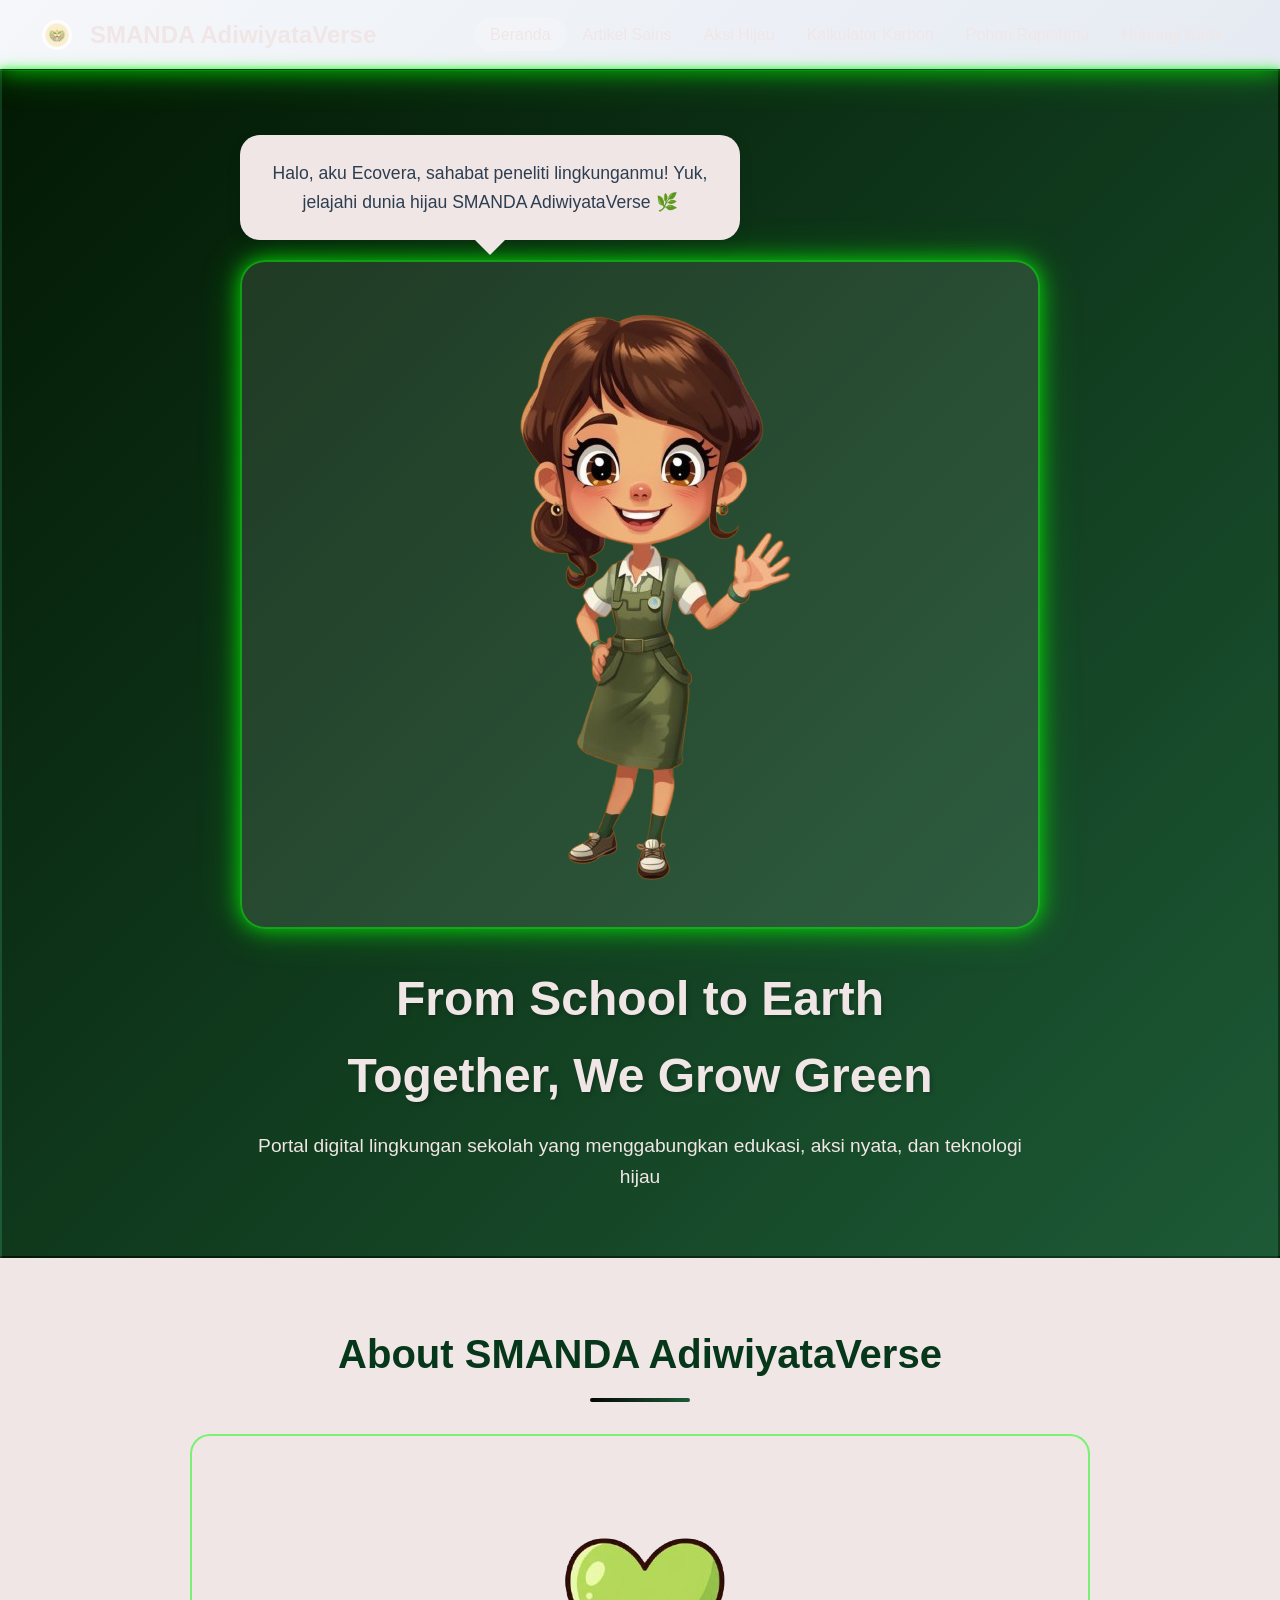
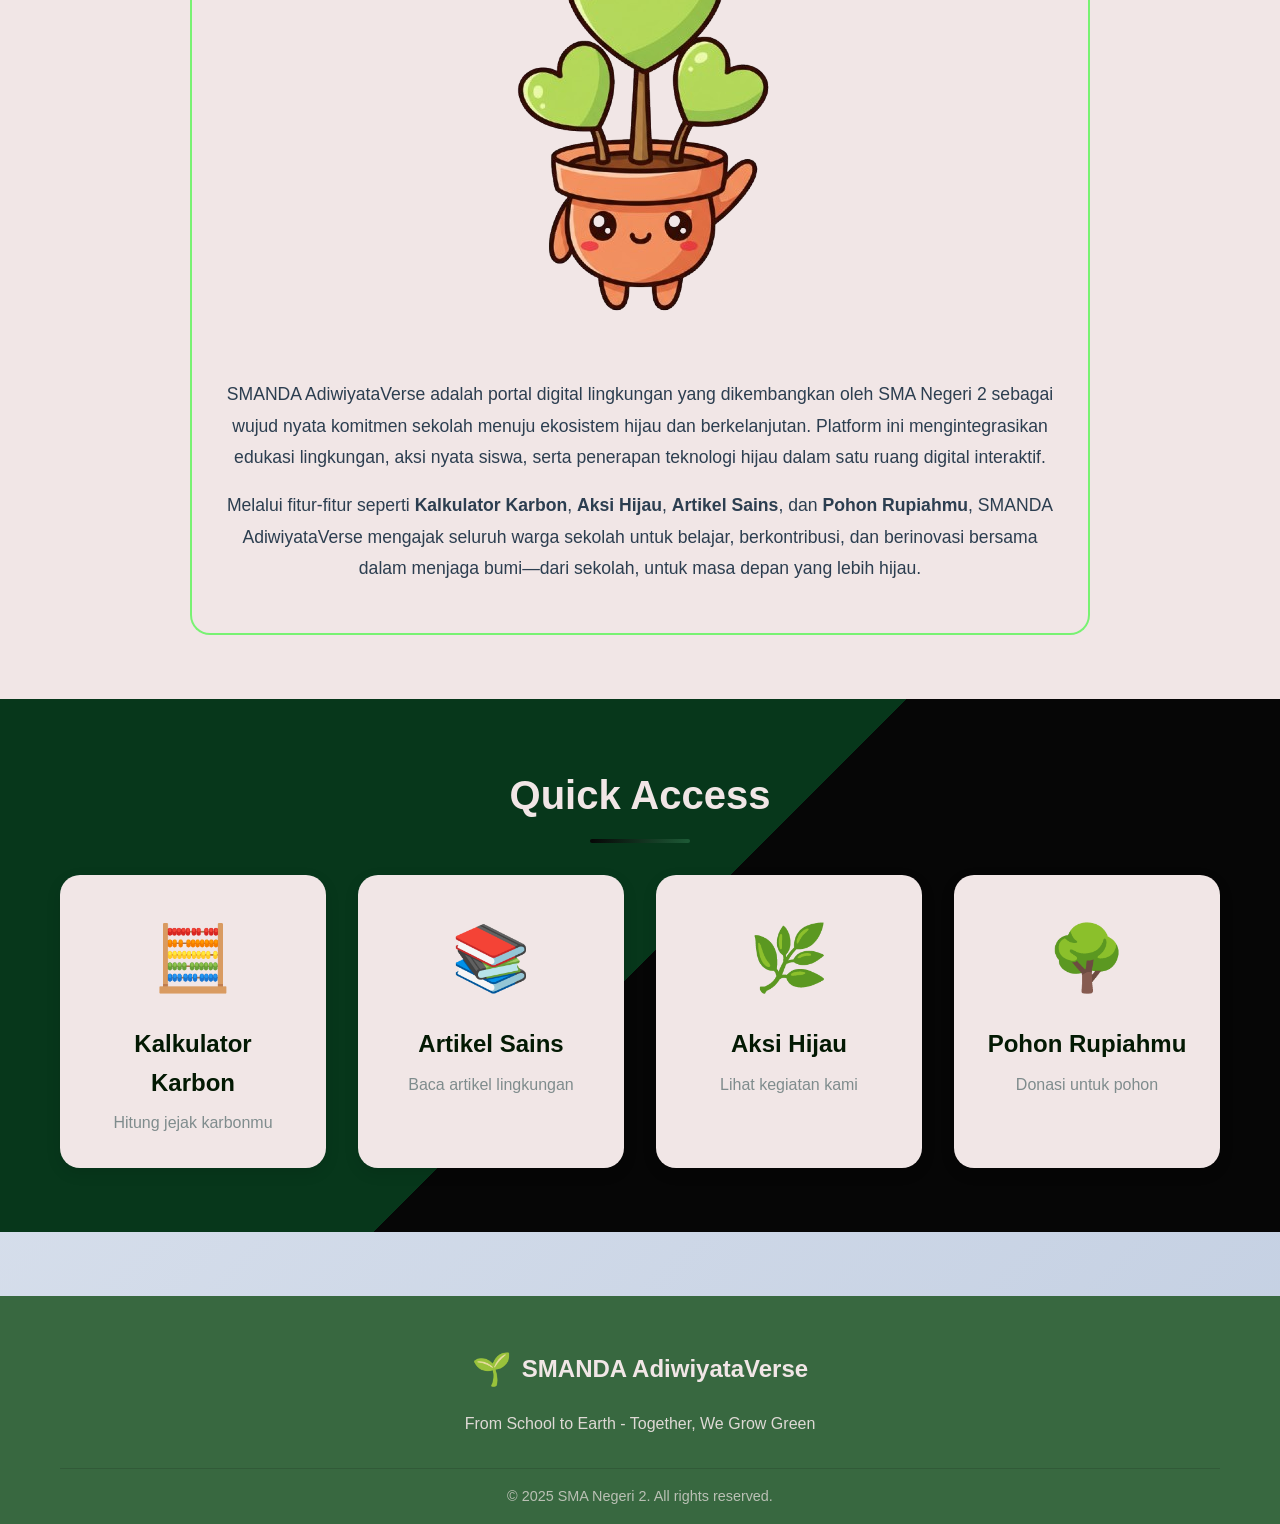
<file: index.html>
<!DOCTYPE html>
<html lang="id">
<head>
    <meta charset="UTF-8">
    <meta name="viewport" content="width=device-width, initial-scale=1.0">
    <link rel="icon" href="https://public-frontend-cos.metadl.com/mgx/img/favicon.png" type="image/png">
    <title>SMANDA AdiwiyataVerse - Portal Lingkungan Digital</title>
    <link rel="stylesheet" href="./style.css">
</head>
<body>

    <!-- Navigasi/Menu-->
    <nav class="navbar">
        <div class="nav-container">
            <div class="logo">
                <img src="logo.png" alt="Logo Memelihara Tumbuhan" class="logo-icon-image">
                <span class="logo-text">SMANDA AdiwiyataVerse</span>
            </div>
            <ul class="nav-menu">
                <li><a href="index.html" class="active">Beranda</a></li>
                <li><a href="artikel-sains.html">Artikel Sains</a></li>
                <li><a href="aksi-hijau.html">Aksi Hijau</a></li>
                <li><a href="kalkulator-karbon.html">Kalkulator Karbon</a></li>
                <li><a href="pohon-rupiahmu.html">Pohon Rupiahmu</a></li>
                <li class="nav-contact"><a href="contact.html" class="contact-btn">Hubungi Kami</a></li>
            </ul>
            <div class="hamburger">
                <span></span>
                <span></span>
                <span></span>
            </div>
        </div>
    </nav>

    <!-- Ecovera Menyapa Halooww -->
    <section class="hero">
        <div class="hero-container">
            <div class="hero-content">
                <div class="greeting-bubble">
                        <p class="greeting-text">Halo, aku Ecovera, sahabat peneliti lingkunganmu! Yuk, jelajahi dunia hijau SMANDA AdiwiyataVerse 🌿</p>
                    </div>
                <div class="ecovera-greeting">
                    <div class="ecovera-character">
                        <img src="vera.png" >
                    </div>
                </div>
                <h1 class="hero-title">From School to Earth<br>Together, We Grow Green</h1>
                <p class="hero-subtitle">Portal digital lingkungan sekolah yang menggabungkan edukasi, aksi nyata, dan teknologi hijau</p>
            </div>
        </div>
    </section>

    <!-- About Section -->
    <section class="about">
        <div class="container"> 
            <h2 class="section-title">About SMANDA AdiwiyataVerse</h2>
            <div class="about-content" >
                <img src="cute.png" alt="Cute Image" class="about-image.left"> 
                <p>SMANDA AdiwiyataVerse adalah portal digital lingkungan yang dikembangkan oleh SMA Negeri 2 sebagai wujud nyata komitmen sekolah menuju ekosistem hijau dan berkelanjutan. Platform ini mengintegrasikan edukasi lingkungan, aksi nyata siswa, serta penerapan teknologi hijau dalam satu ruang digital interaktif.</p>
                <p>Melalui fitur-fitur seperti <strong>Kalkulator Karbon</strong>, <strong>Aksi Hijau</strong>, <strong>Artikel Sains</strong>, dan <strong>Pohon Rupiahmu</strong>, SMANDA AdiwiyataVerse mengajak seluruh warga sekolah untuk belajar, berkontribusi, dan berinovasi bersama dalam menjaga bumi—dari sekolah, untuk masa depan yang lebih hijau.</p>
            </div>
         
        </div>
    </section>

    <!-- Quick Access -->
    <section class="quick-access">
        <div class="container">
            <h2 class="section-title">Quick Access</h2>
            <div class="quick-access-grid">
                <a href="kalkulator-karbon.html" class="quick-card">
                    <div class="quick-icon">🧮</div>
                    <h3>Kalkulator Karbon</h3>
                    <p>Hitung jejak karbonmu</p>
                </a>
                <a href="artikel-sains.html" class="quick-card">
                    <div class="quick-icon">📚</div>
                    <h3>Artikel Sains</h3>
                    <p>Baca artikel lingkungan</p>
                </a>
                <a href="aksi-hijau.html" class="quick-card">
                    <div class="quick-icon">🌿</div>
                    <h3>Aksi Hijau</h3>
                    <p>Lihat kegiatan kami</p>
                </a>
                <a href="pohon-rupiahmu.html" class="quick-card">
                    <div class="quick-icon">🌳</div>
                    <h3>Pohon Rupiahmu</h3>
                    <p>Donasi untuk pohon</p>
                </a>
            </div>
        </div>
    </section>

    <!-- Footer -->
    <footer class="footer">
        <div class="container">
            <div class="footer-content">
                <div class="footer-logo">
                    <span class="logo-icon">🌱</span>
                    <span class="logo-text">SMANDA AdiwiyataVerse</span>
                </div>
                <p class="footer-text">From School to Earth - Together, We Grow Green</p>
                <p class="footer-copyright">&copy; 2025 SMA Negeri 2. All rights reserved.</p>
            </div>
        </div>
    </footer>

    <script src="./script.js"></script>
</body>
</html>
</file>
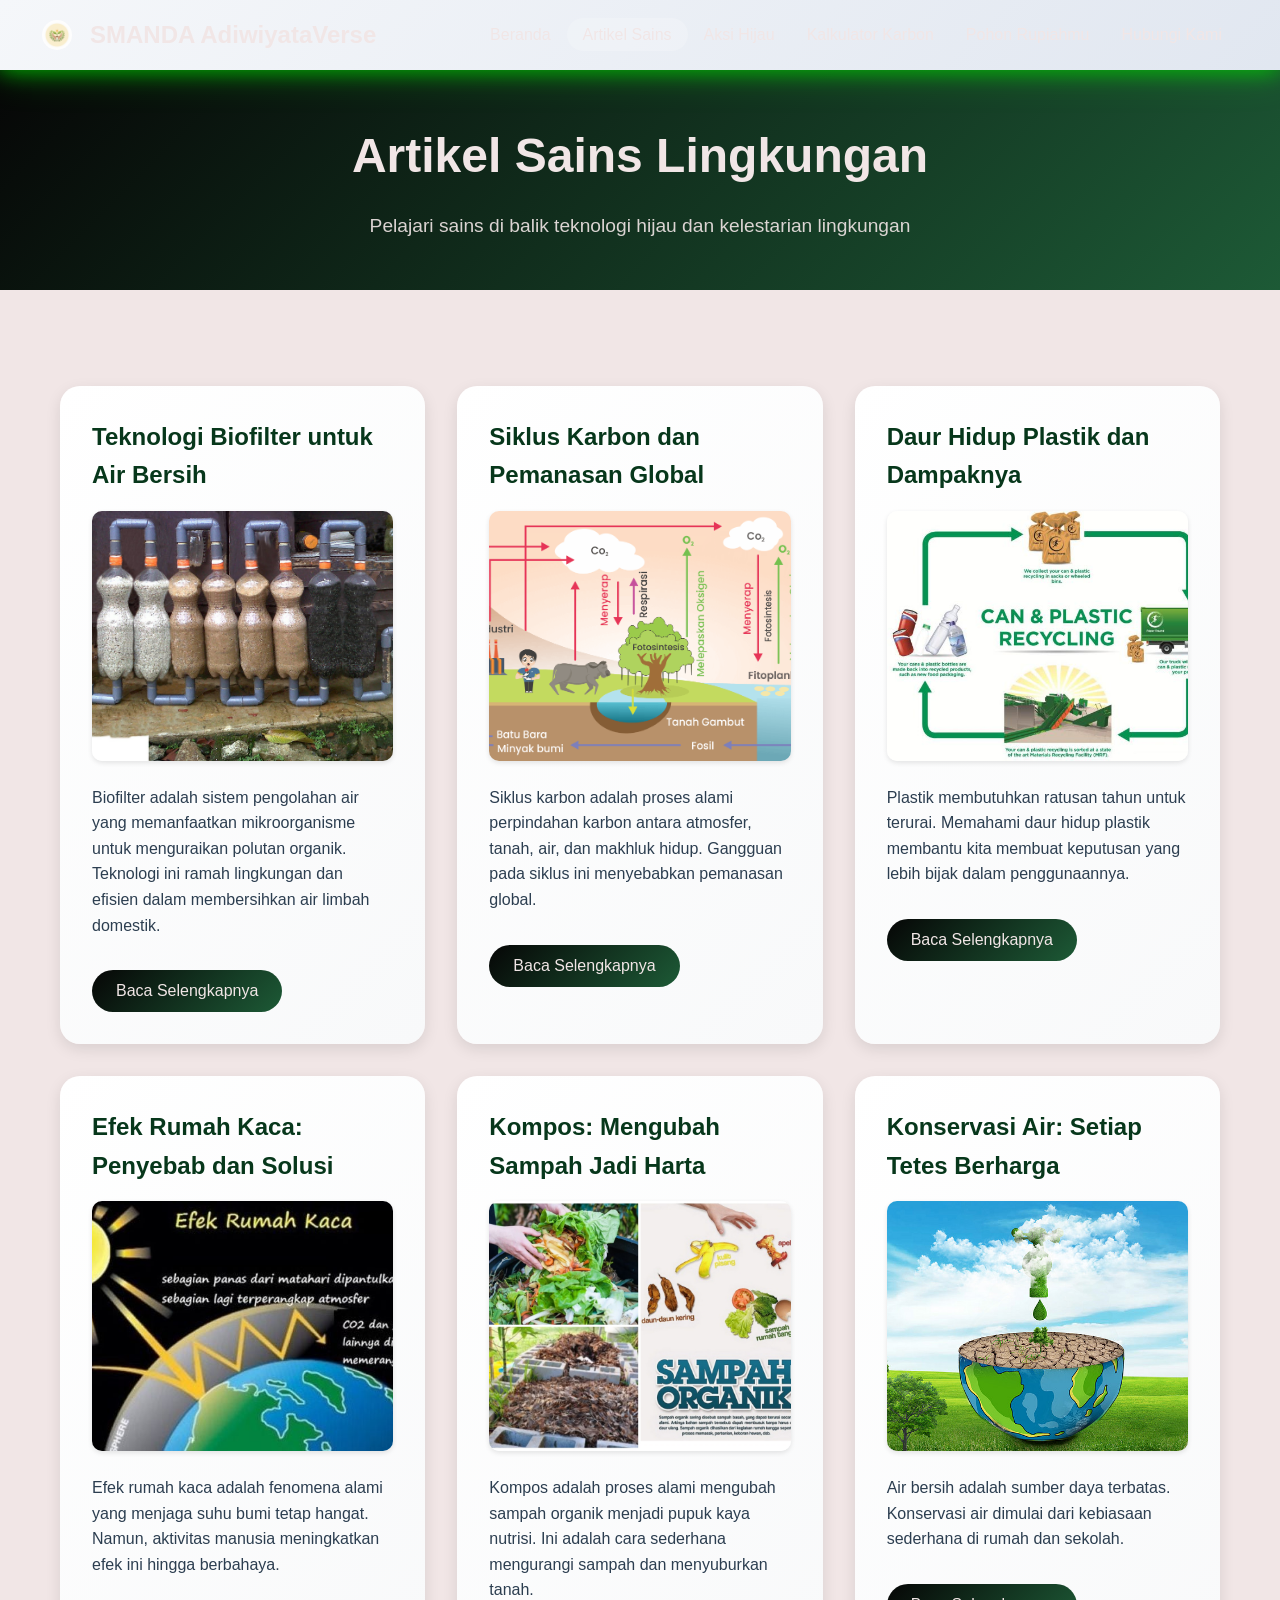
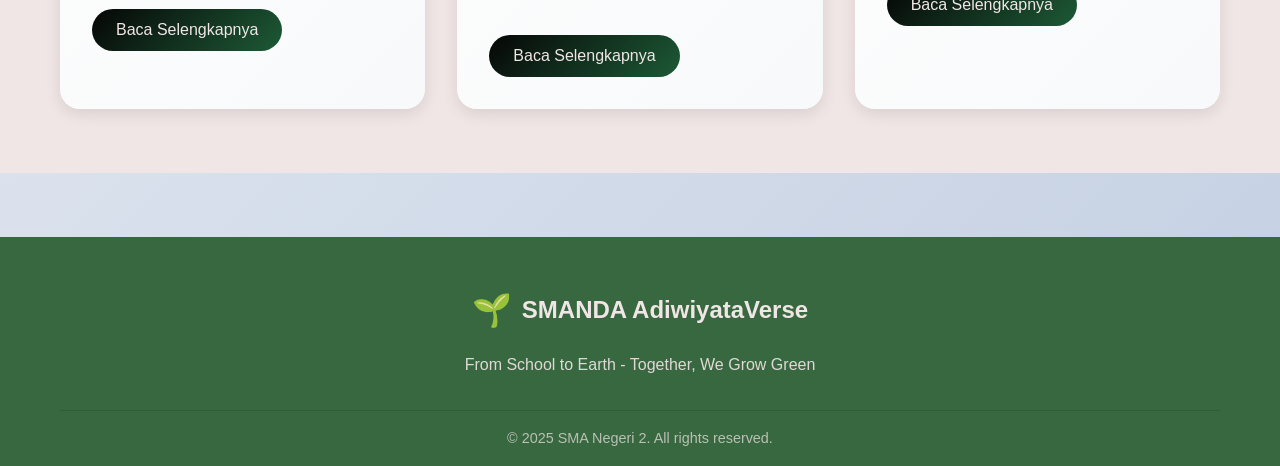
<file: artikel-sains.html>
<!DOCTYPE html>
<html lang="id">
<head>
    <meta charset="UTF-8">
    <meta name="viewport" content="width=device-width, initial-scale=1.0">
    <link rel="icon" href="https://public-frontend-cos.metadl.com/mgx/img/favicon.png" type="image/png">
    <title>Artikel Sains - SMANDA AdiwiyataVerse</title>
    <link rel="stylesheet" href="./style.css">
</head>
<body>
    <!-- Navigation -->
    <nav class="navbar">
        <div class="nav-container">
            <div class="logo">
                <img src="logo.png" alt="Logo Memelihara Tumbuhan" class="logo-icon-image">
                <span class="logo-text">SMANDA AdiwiyataVerse</span>
            </div>
            <ul class="nav-menu">
                <li><a href="index.html">Beranda</a></li>
                <li><a href="artikel-sains.html" class="active">Artikel Sains</a></li>
                <li><a href="aksi-hijau.html">Aksi Hijau</a></li>
                <li><a href="kalkulator-karbon.html">Kalkulator Karbon</a></li>
                <li><a href="pohon-rupiahmu.html">Pohon Rupiahmu</a></li>
                <li class="nav-contact"><a href="contact.html" class="contact-btn">Hubungi Kami</a></li>
            </ul>
            <div class="hamburger">
                <span></span>
                <span></span>
                <span></span>
            </div>
        </div>
    </nav>

    <!-- Page Header -->
    <section class="page-header">
        <div class="container">
            <h1 class="page-title"> Artikel Sains Lingkungan</h1>
            <p class="page-subtitle">Pelajari sains di balik teknologi hijau dan kelestarian lingkungan</p>
        </div>
    </section>

    <!-- Articles Grid -->
    <section class="articles-section">
        <div class="container">
            <div class="articles-grid">
                <!-- Article 1 -->
                <article class="article-card">
                    <h3 class="article-title">Teknologi Biofilter untuk Air Bersih</h3>
    
                    <div class="article-main-image-container">
                        <img src="biofilter.png" 
                        alt="Foto Skema/Instalasi Teknologi Biofilter" 
                        class="article-main-image">
                     </div>
                    
                    <p class="article-excerpt">Biofilter adalah sistem pengolahan air yang memanfaatkan mikroorganisme untuk menguraikan polutan organik. Teknologi ini ramah lingkungan dan efisien dalam membersihkan air limbah domestik.</p>
                    <div class="article-content">
                        <h4>Cara Kerja Biofilter:</h4>
                        <ul>
                            <li><strong>Media Filter:</strong> Menggunakan batu apung, kerikil, atau bahan organik sebagai tempat tumbuh bakteri pengurai</li>
                            <li><strong>Proses Aerobik:</strong> Bakteri memerlukan oksigen untuk menguraikan limbah organik menjadi zat yang lebih sederhana</li>
                            <li><strong>Hasil Akhir:</strong> Air yang keluar sudah lebih bersih dan aman untuk dibuang ke lingkungan</li>
                        </ul>
                        <p><strong>Manfaat:</strong> Mengurangi pencemaran air, biaya operasional rendah, dan ramah lingkungan.</p>
                    </div>
                    <button class="read-more-btn">Baca Selengkapnya</button>
                </article>

                <!-- Article 2 -->
                <article class="article-card">
                    <h3 class="article-title">Siklus Karbon dan Pemanasan Global</h3>
    
                     <div class="article-main-image-container">
                        <img src="siklus-karbon.png" 
                        alt="Ilustrasi Siklus Karbon Global" 
                        class="article-main-image">
                     </div>

                    <p class="article-excerpt">Siklus karbon adalah proses alami perpindahan karbon antara atmosfer, tanah, air, dan makhluk hidup. Gangguan pada siklus ini menyebabkan pemanasan global.</p>
                    <div class="article-content">
                        <h4>Tahapan Siklus Karbon:</h4>
                        <ul>
                            <li><strong>Fotosintesis:</strong> Tumbuhan menyerap CO₂ dari atmosfer dan mengubahnya menjadi oksigen dan glukosa</li>
                            <li><strong>Respirasi:</strong> Makhluk hidup mengeluarkan CO₂ kembali ke atmosfer saat bernapas</li>
                            <li><strong>Dekomposisi:</strong> Organisme pengurai melepaskan karbon dari bahan organik yang mati</li>
                            <li><strong>Pembakaran Fosil:</strong> Aktivitas manusia melepaskan karbon tersimpan dalam bahan bakar fosil</li>
                        </ul>
                        <p><strong>Dampak:</strong> Peningkatan CO₂ di atmosfer menyebabkan efek rumah kaca dan pemanasan global.</p>
                    </div>
                    <button class="read-more-btn">Baca Selengkapnya</button>
                </article>

                <!-- Article 3 -->
                <article class="article-card">
                    <h3 class="article-title">Daur Hidup Plastik dan Dampaknya</h3>

                    <div class="article-main-image-container">
                        <img src="daur-plastik.jpg" 
                        alt="daur-hidup-plastik" 
                        class="article-main-image">
                     </div>

                    <p class="article-excerpt">Plastik membutuhkan ratusan tahun untuk terurai. Memahami daur hidup plastik membantu kita membuat keputusan yang lebih bijak dalam penggunaannya.</p>
                    <div class="article-content">
                        <h4>Tahapan Daur Hidup Plastik:</h4>
                        <ul>
                            <li><strong>Produksi:</strong> Dibuat dari minyak bumi melalui proses kimia yang menghasilkan emisi CO₂</li>
                            <li><strong>Penggunaan:</strong> Digunakan dalam berbagai produk, seringkali hanya sekali pakai</li>
                            <li><strong>Pembuangan:</strong> Berakhir di TPA, lautan, atau insinerator</li>
                            <li><strong>Degradasi:</strong> Membutuhkan 100-1000 tahun untuk terurai, melepaskan mikroplastik berbahaya</li>
                        </ul>
                        <p><strong>Solusi:</strong> Kurangi penggunaan plastik sekali pakai, gunakan alternatif ramah lingkungan, dan daur ulang dengan benar.</p>
                    </div>
                    <button class="read-more-btn">Baca Selengkapnya</button>
                </article>

                <!-- Article 4 -->
                <article class="article-card">
                    <h3 class="article-title">Efek Rumah Kaca: Penyebab dan Solusi</h3>

                      <div class="article-main-image-container">
                        <img src="efekrumahkaca.jpg" 
                        alt="efekrumahkaca" 
                        class="article-main-image">
                     </div>
                    
                    <p class="article-excerpt">Efek rumah kaca adalah fenomena alami yang menjaga suhu bumi tetap hangat. Namun, aktivitas manusia meningkatkan efek ini hingga berbahaya.</p>
                    <div class="article-content">
                        <h4>Cara Kerja Efek Rumah Kaca:</h4>
                        <ul>
                            <li><strong>Radiasi Matahari:</strong> Energi matahari masuk ke atmosfer bumi</li>
                            <li><strong>Penyerapan Panas:</strong> Permukaan bumi menyerap sebagian energi dan memantulkan sisanya</li>
                            <li><strong>Gas Rumah Kaca:</strong> CO₂, metana, dan gas lain menahan panas yang dipantulkan</li>
                            <li><strong>Pemanasan:</strong> Panas terperangkap menyebabkan suhu bumi meningkat</li>
                        </ul>
                        <p><strong>Solusi:</strong> Kurangi emisi dengan energi terbarukan, hemat energi, dan tanam lebih banyak pohon.</p>
                    </div>
                    <button class="read-more-btn">Baca Selengkapnya</button>
                </article>

                <!-- Article 5 -->
                <article class="article-card">
                    <h3 class="article-title">Kompos: Mengubah Sampah Jadi Harta</h3>
                    
                    <div class="article-main-image-container">
                        <img src= "kompos.jpeg" 
                        alt="kompos" 
                        class="article-main-image">
                     </div>
                    
                    <p class="article-excerpt">Kompos adalah proses alami mengubah sampah organik menjadi pupuk kaya nutrisi. Ini adalah cara sederhana mengurangi sampah dan menyuburkan tanah.</p>
                    <div class="article-content">
                        <h4>Proses Pembuatan Kompos:</h4>
                        <ul>
                            <li><strong>Bahan Hijau:</strong> Sisa sayuran, buah, dan rumput (kaya nitrogen)</li>
                            <li><strong>Bahan Coklat:</strong> Daun kering, ranting, kertas (kaya karbon)</li>
                            <li><strong>Dekomposisi:</strong> Mikroorganisme mengurai bahan organik dalam 2-3 bulan</li>
                            <li><strong>Hasil:</strong> Kompos matang berwarna coklat gelap, berbau tanah, dan siap digunakan</li>
                        </ul>
                        <p><strong>Manfaat:</strong> Mengurangi sampah TPA, menyuburkan tanah tanpa kimia, dan mengurangi emisi metana.</p>
                    </div>
                    <button class="read-more-btn">Baca Selengkapnya</button>
                </article>

                <!-- Article 6 -->
                <article class="article-card">
                    <h3 class="article-title">Konservasi Air: Setiap Tetes Berharga</h3>

                    <div class="article-main-image-container">
                        <img src="air.jpg" 
                        alt="air" 
                        class="article-main-image">
                     </div>
                    <p class="article-excerpt">Air bersih adalah sumber daya terbatas. Konservasi air dimulai dari kebiasaan sederhana di rumah dan sekolah.</p>
                    <div class="article-content">
                        <h4>Tips Konservasi Air:</h4>
                        <ul>
                            <li><strong>Perbaiki Kebocoran:</strong> Keran bocor bisa membuang 20 liter air per hari</li>
                            <li><strong>Mandi Singkat:</strong> Kurangi waktu mandi dari 15 menit jadi 5 menit</li>
                            <li><strong>Gunakan Kembali:</strong> Air bekas cuci sayur bisa untuk menyiram tanaman</li>
                            <li><strong>Tampung Air Hujan:</strong> Gunakan untuk menyiram tanaman atau mencuci kendaraan</li>
                        </ul>
                        <p><strong>Fakta:</strong> Menghemat 10 liter air per hari = 3.650 liter per tahun per orang!</p>
                    </div>
                    <button class="read-more-btn">Baca Selengkapnya</button>
                </article>
            </div>
        </div>
    </section>

    <!-- Footer -->
    <footer class="footer">
        <div class="container">
            <div class="footer-content">
                <div class="footer-logo">
                    <span class="logo-icon">🌱</span>
                    <span class="logo-text">SMANDA AdiwiyataVerse</span>
                </div>
                <p class="footer-text">From School to Earth - Together, We Grow Green</p>
                <p class="footer-copyright">&copy; 2025 SMA Negeri 2. All rights reserved.</p>
            </div>
        </div>
    </footer>

    <script src="./script.js"></script>
</body>
</html>
</file>
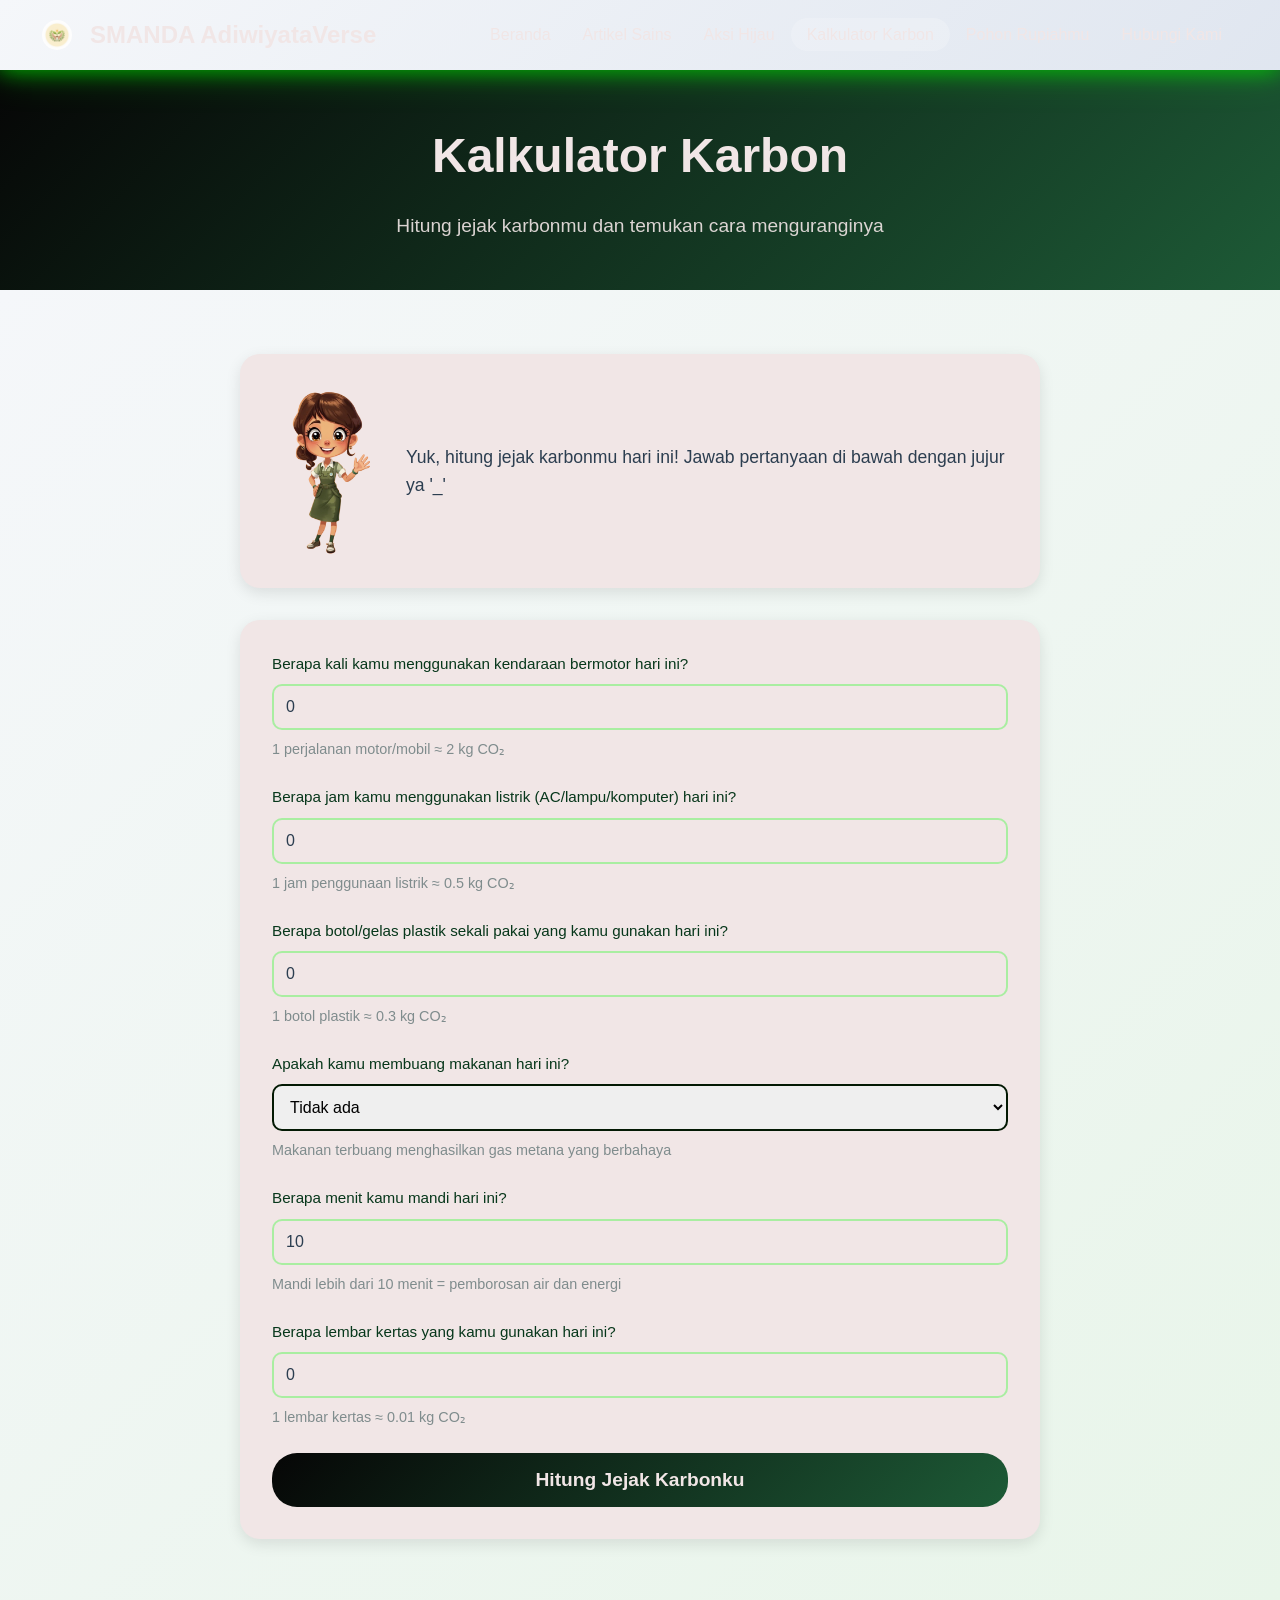
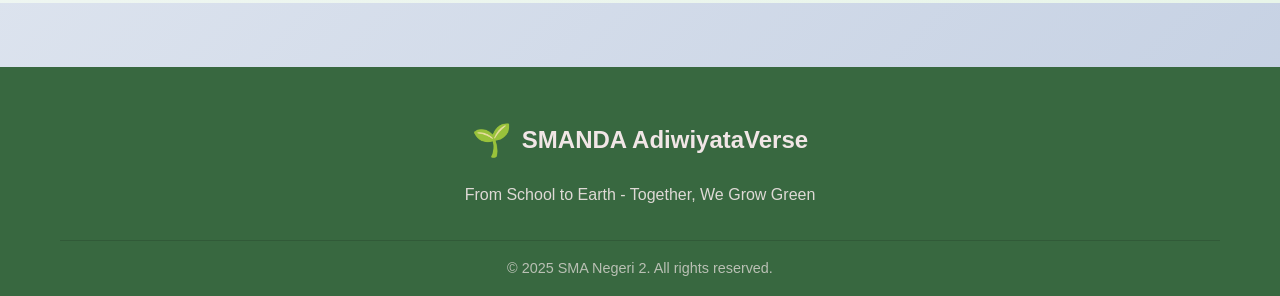
<file: kalkulator-karbon.html>
<!DOCTYPE html>
<html lang="id">
<head>
    <meta charset="UTF-8">
    <meta name="viewport" content="width=device-width, initial-scale=1.0">
    <link rel="icon" href="https://public-frontend-cos.metadl.com/mgx/img/favicon.png" type="image/png">
    <title>Kalkulator Karbon - SMANDA AdiwiyataVerse</title>
    <link rel="stylesheet" href="./style.css">
</head>
<body>
    <!-- Navigation -->
    <nav class="navbar">
        <div class="nav-container">
            <div class="logo">
                <img src="logo.png" alt="Logo Memelihara Tumbuhan" class="logo-icon-image">
                <span class="logo-text">SMANDA AdiwiyataVerse</span>
            </div>
            <ul class="nav-menu">
                <li><a href="index.html">Beranda</a></li>
                <li><a href="artikel-sains.html">Artikel Sains</a></li>
                <li><a href="aksi-hijau.html">Aksi Hijau</a></li>
                <li><a href="kalkulator-karbon.html" class="active">Kalkulator Karbon</a></li>
                <li><a href="pohon-rupiahmu.html">Pohon Rupiahmu</a></li>
                <li class="nav-contact"><a href="contact.html" class="contact-btn">Hubungi Kami</a></li>
            </ul>
            <div class="hamburger">
                <span></span>
                <span></span>
                <span></span>
            </div>
        </div>
    </nav>

    <!-- Page Header -->
    <section class="page-header">
        <div class="container">
            <h1 class="page-title">Kalkulator Karbon</h1>
            <p class="page-subtitle">Hitung jejak karbonmu dan temukan cara menguranginya</p>
        </div>
    </section>

    <!-- Calculator Section -->
    <section class="calculator-section">
        <div class="container">
            <div class="calculator-container">
                <div class="calculator-intro">
                    <div class="ecovera-small">
                        <img src="vera.png" alt="Ecovera" class="ecovera-avatar">
                        <p class="ecovera-message">Yuk, hitung jejak karbonmu hari ini! Jawab pertanyaan di bawah dengan jujur ya '_' </p>
                    </div>
                </div>

                <form id="carbon-form" class="carbon-form">
                    <!-- Transportation -->
                    <div class="form-group">
                        <label for="transport">
                            Berapa kali kamu menggunakan kendaraan bermotor hari ini?
                        </label>
                        <input type="number" id="transport" name="transport" min="0" value="0" required>
                        <small>1 perjalanan motor/mobil ≈ 2 kg CO₂</small>
                    </div>

                    <!-- Electricity -->
                    <div class="form-group">
                        <label for="electricity">
                            Berapa jam kamu menggunakan listrik (AC/lampu/komputer) hari ini?
                        </label>
                        <input type="number" id="electricity" name="electricity" min="0" value="0" step="0.5" required>
                        <small>1 jam penggunaan listrik ≈ 0.5 kg CO₂</small>
                    </div>

                    <!-- Plastic -->
                    <div class="form-group">
                        <label for="plastic">
                            Berapa botol/gelas plastik sekali pakai yang kamu gunakan hari ini?
                        </label>
                        <input type="number" id="plastic" name="plastic" min="0" value="0" required>
                        <small>1 botol plastik ≈ 0.3 kg CO₂</small>
                    </div>

                    <!-- Food Waste -->
                    <div class="form-group">
                        <label for="food-waste">
                            Apakah kamu membuang makanan hari ini?
                        </label>
                        <select id="food-waste" name="food-waste" required>
                            <option value="0">Tidak ada</option>
                            <option value="0.5">Sedikit (1 porsi kecil)</option>
                            <option value="1">Sedang (1 porsi penuh)</option>
                            <option value="2">Banyak (lebih dari 1 porsi)</option>
                        </select>
                        <small>Makanan terbuang menghasilkan gas metana yang berbahaya</small>
                    </div>

                    <!-- Water Usage -->
                    <div class="form-group">
                        <label for="water">
                            Berapa menit kamu mandi hari ini?
                        </label>
                        <input type="number" id="water" name="water" min="0" value="10" required>
                        <small>Mandi lebih dari 10 menit = pemborosan air dan energi</small>
                    </div>

                    <!-- Paper -->
                    <div class="form-group">
                        <label for="paper">
                            Berapa lembar kertas yang kamu gunakan hari ini?
                        </label>
                        <input type="number" id="paper" name="paper" min="0" value="0" required>
                        <small>1 lembar kertas ≈ 0.01 kg CO₂</small>
                    </div>

                    <button type="submit" class="calculate-btn">Hitung Jejak Karbonku</button>
                </form>

                <!-- Results -->
                <div id="results" class="results-container" style="display: none;">
                    <div class="results-header">
                        <h3>📊 Hasil Perhitungan</h3>
                    </div>
                    <div class="results-content">
                        <div class="total-emission">
                            <span class="emission-label">Total Emisi Hari Ini:</span>
                            <span class="emission-value" id="total-emission">0</span>
                            <span class="emission-unit">kg CO₂</span>
                        </div>
                        <div class="emission-breakdown">
                            <h4>Rincian Emisi:</h4>
                            <ul id="breakdown-list"></ul>
                        </div>
                        <div class="recommendations">
                            <h4>💡 Rekomendasi untuk Kamu:</h4>
                            <ul id="recommendations-list"></ul>
                        </div>
                        <div class="impact-comparison">
                            <p id="impact-text"></p>
                        </div>
                        <button id="recalculate" class="recalculate-btn">Hitung Ulang</button>
                    </div>
                </div>
            </div>
        </div>
    </section>

    <!-- Footer -->
    <footer class="footer">
        <div class="container">
            <div class="footer-content">
                <div class="footer-logo">
                    <span class="logo-icon">🌱</span>
                    <span class="logo-text">SMANDA AdiwiyataVerse</span>
                </div>
                <p class="footer-text">From School to Earth - Together, We Grow Green</p>
                <p class="footer-copyright">&copy; 2025 SMA Negeri 2. All rights reserved.</p>
            </div>
        </div>
    </footer>

    <script src="./script.js"></script>
    <script src="./kalkulator.js"></script>
</body>
</html>
</file>
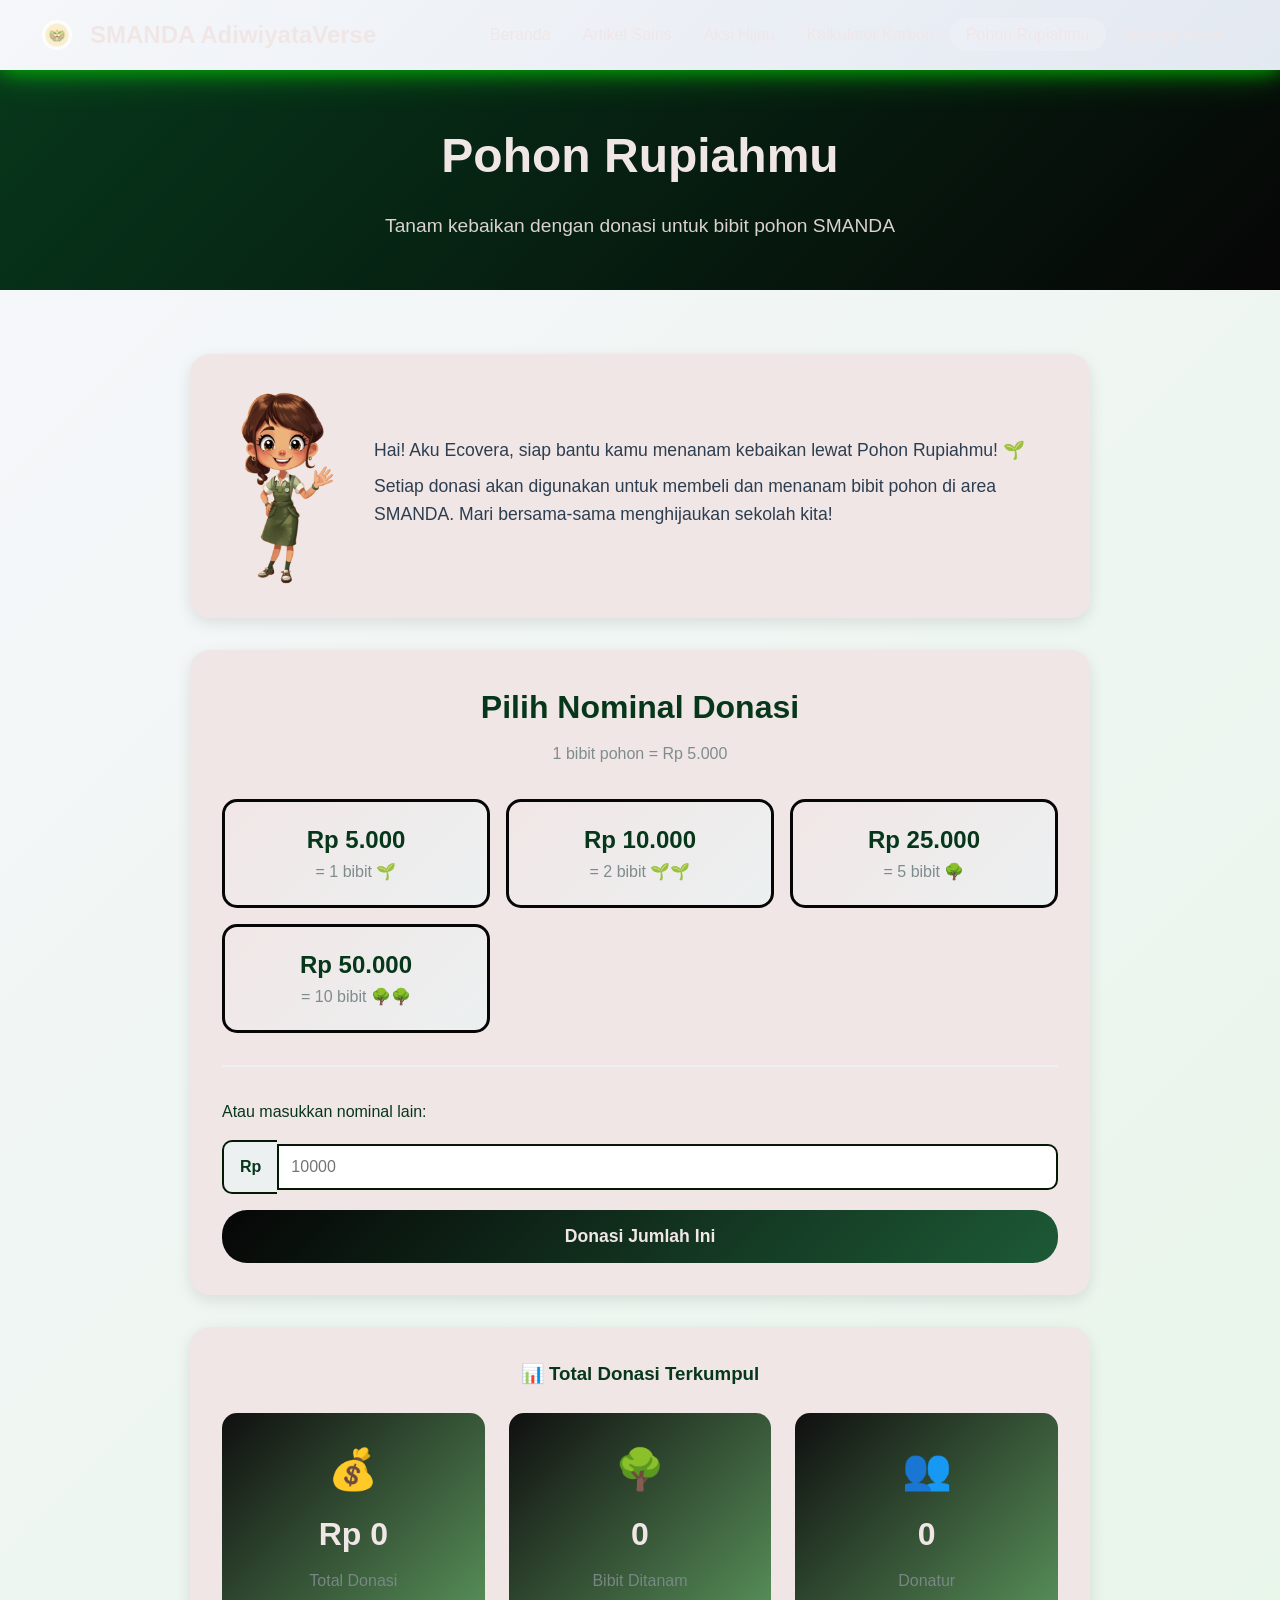
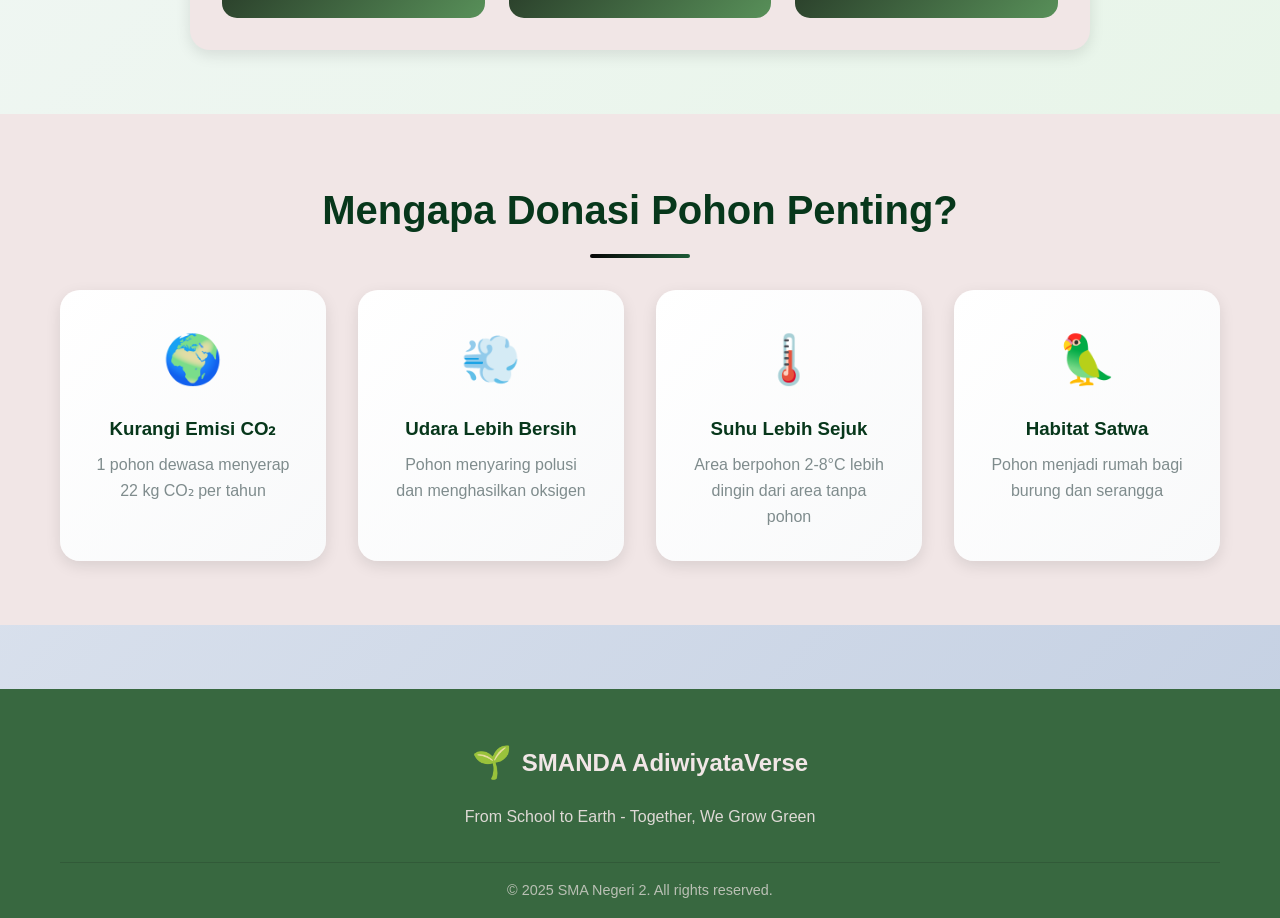
<file: pohon-rupiahmu.html>
<!DOCTYPE html>
<html lang="id">
<head>
    <meta charset="UTF-8">
    <meta name="viewport" content="width=device-width, initial-scale=1.0">
    <link rel="icon" href="https://public-frontend-cos.metadl.com/mgx/img/favicon.png" type="image/png">
    <title>Pohon Rupiahmu - SMANDA AdiwiyataVerse</title>
    <link rel="stylesheet" href="./style.css">
</head>
<body>
    <!-- Navigation -->
    <nav class="navbar">
        <div class="nav-container">
            <div class="logo">
                <img src="logo.png" alt="Logo Memelihara Tumbuhan" class="logo-icon-image">
                <span class="logo-text">SMANDA AdiwiyataVerse</span>
            </div>
            <ul class="nav-menu">
                <li><a href="index.html">Beranda</a></li>
                <li><a href="artikel-sains.html">Artikel Sains</a></li>
                <li><a href="aksi-hijau.html">Aksi Hijau</a></li>
                <li><a href="kalkulator-karbon.html">Kalkulator Karbon</a></li>
                <li><a href="pohon-rupiahmu.html" class="active">Pohon Rupiahmu</a></li>
                <li><a href="contact.html">Hubungi Kami</a></li>
            </ul>
            <div class="hamburger">
                <span></span>
                <span></span>
                <span></span>
            </div>
        </div>
    </nav>

    <!-- Page Header -->
    <section class="page-header donation-header">
        <div class="container">
            <h1 class="page-title">Pohon Rupiahmu</h1>
            <p class="page-subtitle">Tanam kebaikan dengan donasi untuk bibit pohon SMANDA</p>
        </div>
    </section>

    <!-- Donation Section -->
    <section class="donation-section">
        <div class="container">
            <div class="donation-container">
                <!-- Ecovera Greeting -->
                <div class="ecovera-donation">
                    <img src="vera.png" alt="Ecovera" class="ecovera-avatar-large">
                    <div class="ecovera-speech">
                        <p>Hai! Aku Ecovera, siap bantu kamu menanam kebaikan lewat Pohon Rupiahmu! 🌱</p>
                        <p>Setiap donasi akan digunakan untuk membeli dan menanam bibit pohon di area SMANDA. Mari bersama-sama menghijaukan sekolah kita!</p>
                    </div>
                </div>

                <!-- Donation Form -->
                <div class="donation-form-container">
                    <h2 class="form-title">Pilih Nominal Donasi</h2>
                    <p class="form-subtitle">1 bibit pohon = Rp 5.000</p>

                    <div class="donation-options">
                        <button class="donation-btn" data-amount="5000">
                            <span class="amount">Rp 5.000</span>
                            <span class="trees">= 1 bibit 🌱</span>
                        </button>
                        <button class="donation-btn" data-amount="10000">
                            <span class="amount">Rp 10.000</span>
                            <span class="trees">= 2 bibit 🌱🌱</span>
                        </button>
                        <button class="donation-btn" data-amount="25000">
                            <span class="amount">Rp 25.000</span>
                            <span class="trees">= 5 bibit 🌳</span>
                        </button>
                        <button class="donation-btn" data-amount="50000">
                            <span class="amount">Rp 50.000</span>
                            <span class="trees">= 10 bibit 🌳🌳</span>
                        </button>
                    </div>

                    <div class="custom-amount">
                        <label for="custom-donation">Atau masukkan nominal lain:</label>
                        <div class="custom-input-group">
                            <span class="currency">Rp</span>
                            <input type="number" id="custom-donation" min="1000" step="1000" placeholder="10000">
                        </div>
                        <button id="custom-donate-btn" class="custom-donate-btn">Donasi Jumlah Ini</button>
                    </div>

                    <!-- Estimation Display -->
                    <div id="estimation" class="estimation-display" style="display: none;">
                        <div class="estimation-content">
                            <h3>💚 Estimasi Dampak Donasimu</h3>
                            <div class="estimation-details">
                                <div class="estimation-item">
                                    <span class="estimation-label">Nominal Donasi:</span>
                                    <span class="estimation-value" id="donation-amount">Rp 0</span>
                                </div>
                                <div class="estimation-item">
                                    <span class="estimation-label">Setara dengan:</span>
                                    <span class="estimation-value" id="tree-count">0 bibit pohon</span>
                                </div>
                                <div class="estimation-impact">
                                    <p id="impact-message"></p>
                                </div>
                            </div>
                            <button id="proceed-payment" class="proceed-btn">Lanjut ke Pembayaran</button>
                        </div>
                    </div>

                    <!-- QRIS Display -->
                    <div id="qris-display" class="qris-container" style="display: none;">
                        <h3>📱 Scan QRIS untuk Donasi</h3>
                        <div class="qris-code">
                            <div class="qris-placeholder">
                                <img src="qriss.png" alt="QRIS DOTO untuk Donasi" width="200" height="200">
                                <p class="qris-instruction">Scan dengan aplikasi: DANA, OVO, GoPay, ShopeePay, atau m-Banking</p>
                                <p class="qris-amount">Total: <strong id="qris-amount">Rp 0</strong></p>
                            </div>
                            <p class="qris-instruction">Scan dengan aplikasi: DANA, OVO, GoPay, ShopeePay, atau m-Banking</p>
                            <p class="qris-amount">Total: <strong id="qris-amount">Rp 0</strong></p>
                        </div>
                        <button id="confirm-payment" class="confirm-btn">Saya Sudah Bayar</button>
                        <button id="cancel-payment" class="cancel-btn">Batal</button>
                    </div>

                    <!-- Success Message -->
                    <div id="success-message" class="success-container" style="display: none;">
                        <div class="success-content">
                            <div class="success-icon">🎉</div>
                            <h3>Terima Kasih!</h3>
                            <p class="success-text">Kamu baru saja ikut serta menumbuhkan pohon baru di bumi kita.</p>
                            <div class="success-details">
                                <p><strong>Donasi:</strong> <span id="success-amount">Rp 0</span></p>
                                <p><strong>Bibit Pohon:</strong> <span id="success-trees">0 bibit</span></p>
                            </div>
                            <p class="success-message">Bibit pohon akan ditanam di area SMANDA dan kamu akan mendapat update melalui Instagram sekolah!</p>
                            <button id="donate-again" class="donate-again-btn">Donasi Lagi</button>
                            <a href="index.html" class="back-home-btn">Kembali ke Beranda</a>
                        </div>
                    </div>
                </div>

                <!-- Impact Statistics -->
                <div class="donation-stats">
                    <h3>📊 Total Donasi Terkumpul</h3>
                    <div class="stats-display">
                        <div class="stat-item">
                            <div class="stat-icon">💰</div>
                            <div class="stat-value" id="total-donations">Rp 0</div>
                            <div class="stat-label">Total Donasi</div>
                        </div>
                        <div class="stat-item">
                            <div class="stat-icon">🌳</div>
                            <div class="stat-value" id="total-trees">0</div>
                            <div class="stat-label">Bibit Ditanam</div>
                        </div>
                        <div class="stat-item">
                            <div class="stat-icon">👥</div>
                            <div class="stat-value" id="total-donors">0</div>
                            <div class="stat-label">Donatur</div>
                        </div>
                    </div>
                </div>
            </div>
        </div>
    </section>

    <!-- Why Donate Section -->
    <section class="why-donate">
        <div class="container">
            <h2 class="section-title">Mengapa Donasi Pohon Penting?</h2>
            <div class="benefits-grid">
                <div class="benefit-card">
                    <div class="benefit-icon">🌍</div>
                    <h3>Kurangi Emisi CO₂</h3>
                    <p>1 pohon dewasa menyerap 22 kg CO₂ per tahun</p>
                </div>
                <div class="benefit-card">
                    <div class="benefit-icon">💨</div>
                    <h3>Udara Lebih Bersih</h3>
                    <p>Pohon menyaring polusi dan menghasilkan oksigen</p>
                </div>
                <div class="benefit-card">
                    <div class="benefit-icon">🌡️</div>
                    <h3>Suhu Lebih Sejuk</h3>
                    <p>Area berpohon 2-8°C lebih dingin dari area tanpa pohon</p>
                </div>
                <div class="benefit-card">
                    <div class="benefit-icon">🦜</div>
                    <h3>Habitat Satwa</h3>
                    <p>Pohon menjadi rumah bagi burung dan serangga</p>
                </div>
            </div>
        </div>
    </section>

    <!-- Footer -->
    <footer class="footer">
        <div class="container">
            <div class="footer-content">
                <div class="footer-logo">
                    <span class="logo-icon">🌱</span>
                    <span class="logo-text">SMANDA AdiwiyataVerse</span>
                </div>
                <p class="footer-text">From School to Earth - Together, We Grow Green</p>
                <p class="footer-copyright">&copy; 2025 SMA Negeri 2. All rights reserved.</p>
            </div>
        </div>
    </footer>

    <script src="./script.js"></script>
    <script>
        // Donation functionality
        const donationBtns = document.querySelectorAll('.donation-btn');
        const customDonateBtn = document.getElementById('custom-donate-btn');
        const customDonationInput = document.getElementById('custom-donation');
        const estimation = document.getElementById('estimation');
        const qrisDisplay = document.getElementById('qris-display');
        const successMessage = document.getElementById('success-message');
        const proceedPayment = document.getElementById('proceed-payment');
        const confirmPayment = document.getElementById('confirm-payment');
        const cancelPayment = document.getElementById('cancel-payment');
        const donateAgain = document.getElementById('donate-again');

        let currentAmount = 0;

        function showEstimation(amount) {
            currentAmount = amount;
            const trees = Math.floor(amount / 5000);
            const remainder = amount % 5000;
            
            document.getElementById('donation-amount').textContent = `Rp ${amount.toLocaleString('id-ID')}`;
            
            let treeText = '';
            if (trees > 0 && remainder > 0) {
                treeText = `${trees} bibit penuh + ${(remainder/5000).toFixed(1)} bibit`;
            } else if (trees > 0) {
                treeText = `${trees} bibit pohon`;
            } else {
                treeText = `${(amount/5000).toFixed(1)} bibit pohon`;
            }
            document.getElementById('tree-count').textContent = treeText;
            
            let impactMsg = '';
            if (trees >= 10) {
                impactMsg = '🌳 Luar biasa! Donasimu bisa menanam pohon sebanyak ini dan menyerap ~220 kg CO₂ per tahun!';
            } else if (trees >= 5) {
                impactMsg = '🌱 Hebat! Kontribusimu sangat berarti untuk menghijaukan SMANDA!';
            } else if (trees >= 1) {
                impactMsg = '💚 Terima kasih! Setiap pohon berharga untuk masa depan bumi kita!';
            } else {
                impactMsg = '🌿 Setiap rupiah berharga! Donasimu akan dikumpulkan untuk membeli bibit pohon.';
            }
            document.getElementById('impact-message').textContent = impactMsg;
            
            estimation.style.display = 'block';
            qrisDisplay.style.display = 'none';
            successMessage.style.display = 'none';
        }

        donationBtns.forEach(btn => {
            btn.addEventListener('click', () => {
                const amount = parseInt(btn.dataset.amount);
                showEstimation(amount);
            });
        });

        customDonateBtn.addEventListener('click', () => {
            const amount = parseInt(customDonationInput.value);
            if (amount && amount >= 1000) {
                showEstimation(amount);
            } else {
                alert('Minimal donasi Rp 1.000');
            }
        });

        proceedPayment.addEventListener('click', () => {
            document.getElementById('qris-amount').textContent = `Rp ${currentAmount.toLocaleString('id-ID')}`;
            estimation.style.display = 'none';
            qrisDisplay.style.display = 'block';
        });

        confirmPayment.addEventListener('click', () => {
            const trees = Math.floor(currentAmount / 5000);
            document.getElementById('success-amount').textContent = `Rp ${currentAmount.toLocaleString('id-ID')}`;
            document.getElementById('success-trees').textContent = `${trees > 0 ? trees : (currentAmount/5000).toFixed(1)} bibit`;
            
            // Update statistics
            const totalDonations = document.getElementById('total-donations');
            const totalTrees = document.getElementById('total-trees');
            const totalDonors = document.getElementById('total-donors');
            
            const currentTotal = parseInt(totalDonations.textContent.replace(/[^0-9]/g, '')) || 0;
            const currentTreeCount = parseInt(totalTrees.textContent) || 0;
            const currentDonorCount = parseInt(totalDonors.textContent) || 0;
            
            totalDonations.textContent = `Rp ${(currentTotal + currentAmount).toLocaleString('id-ID')}`;
            totalTrees.textContent = currentTreeCount + trees;
            totalDonors.textContent = currentDonorCount + 1;
            
            // Save to localStorage
            localStorage.setItem('totalDonations', currentTotal + currentAmount);
            localStorage.setItem('totalTrees', currentTreeCount + trees);
            localStorage.setItem('totalDonors', currentDonorCount + 1);
            localStorage.setItem('treesPlanted', currentTreeCount + trees);
            
            qrisDisplay.style.display = 'none';
            successMessage.style.display = 'block';
        });

        cancelPayment.addEventListener('click', () => {
            qrisDisplay.style.display = 'none';
            estimation.style.display = 'block';
        });

        donateAgain.addEventListener('click', () => {
            successMessage.style.display = 'none';
            estimation.style.display = 'none';
            customDonationInput.value = '';
        });

        // Load statistics from localStorage
        window.addEventListener('load', () => {
            const savedDonations = localStorage.getItem('totalDonations') || 0;
            const savedTrees = localStorage.getItem('totalTrees') || 0;
            const savedDonors = localStorage.getItem('totalDonors') || 0;
            
            document.getElementById('total-donations').textContent = `Rp ${parseInt(savedDonations).toLocaleString('id-ID')}`;
            document.getElementById('total-trees').textContent = savedTrees;
            document.getElementById('total-donors').textContent = savedDonors;
        });
    </script>
</body>
</html>
</file>
<file: style.css>
/* Reset and Base Styles */
* {
    margin: 0;
    padding: 0;
    box-sizing: border-box;
}

:root {
    --primary-green: #060606;
    --dark-green: #07371b;
    --black: #0f0f0f;
    --teal: #1d5a36;
    --light-green: #031903;
    --navbar: #386840;
    --brown: #2f170d;
    --yellow: #f1c40f;
    --orange: #e4832f;
    --blue: #3498db;
    --red: #e74c3c;
    --dark: #2c3e50;
    --light: #ecf0f1;
    --white: #f1e6e6;
    --shadow: rgba(0, 0, 0, 0.1);
}

body {
    font-family: 'Segoe UI', Tahoma, Geneva, Verdana, sans-serif;
    line-height: 1.6;
    color: var(--dark);
    background: linear-gradient(135deg, #f5f7fa 0%, #c3cfe2 100%);
    min-height: 100vh;
}

.container {
    max-width: 1200px;
    margin: 0 auto;
    padding: 0 20px;
}

/* Navigation */
.navbar {
    background: linear-gradient(135deg, var(--navbar) 100%);
    box-shadow: 0 2px 10px var(--shadow), 0 0 20px rgba(0, 255, 0, 0.7), 0 0 40px rgba(0, 255, 0, 0.3);
    position: sticky;
    top: 0;
    z-index: 1000;
}

.nav-container {
    max-width: 1200px;
    margin: 0 auto;
    padding: 1rem 2px;
    display: flex;
    justify-content: space-between;
    align-items: center;
}

.logo {
    display: flex;
    align-items: center;
    gap: 10px;
    font-size: 1.5rem;
    font-weight: bold;
    color: var(--white);
}

.logo-icon-image {
    width: 30px; 
    height: 30px; 
    vertical-align: middle; 
    margin-right: 8px; 
    border-radius: 50%; 
}

.logo-icon {
    font-size: 2rem;
}

.nav-menu {
    display: flex;
    list-style: none;
}

.nav-menu a {
    color: var(--white);
    text-decoration: none;
    font-weight: 500;
    transition: all 0.3s ease;
    padding: 0.5rem 1rem;
    border-radius: 20px;
}

.nav-menu a:hover,
.nav-menu a.active {
    background: rgba(255, 255, 255, 0.2);
    transform: translateY(-2px);
}

.hamburger {
    display: none;
    flex-direction: column;
    cursor: pointer;
    gap: 5px;
}

.hamburger span {
    width: 25px;
    height: 3px;
    background: var(--white);
    border-radius: 3px;
    transition: all 0.3s ease;
}

/* Hero Section */
.hero {
    border: 2px solid transparent; 
    box-shadow: 
        0 0 5px rgba(0, 255, 0, 0.5),  
        0 0 10px rgba(0, 255, 0, 0.4), 
        0 0 15px rgba(0, 255, 0, 0.3); 
    
    background: linear-gradient(135deg, var(--light-green) 0%, var(--teal) 100%);
    padding: 4rem 0;
    margin-top: -1px;
}

.hero-container {
    max-width: 1200px;
    margin: 0 auto;
    padding: 0 20px;
    display: flex;
    flex-direction: column;
    align-items: center; 
    text-align: center;
}

.ecovera-greeting {
    display: flex;
    flex-direction: column; 
    gap: 2rem;
    margin-bottom: 2rem;
    flex-wrap: wrap;
    align-items: center; 
    border: 2px solid rgba(0, 255, 0, 0.5);
    border-radius: 25px;
    box-shadow: 0 0 20px rgba(0, 255, 0, 0.7), 0 0 40px rgba(0, 255, 0, 0.3);
    padding: 2rem;
    background: rgba(255, 255, 255, 0.1);
}

.ecovera-character {
    flex-shrink: 0;
}

.ecovera-img {
    width: 100px;
    height: 100px;
    border-radius: 50%;
    border: 5px solid var(--white);
    box-shadow: 0 5px 20px var(--shadow);
    object-fit: cover;
}

.greeting-bubble {
    background: var(--white);
    padding: 1.5rem;
    border-radius: 20px;
    box-shadow: 0 5px 15px var(--shadow);
    position: relative;
    flex: 1;
    min-width: 300px;
    max-width: 500px; 
    text-align: center; 
    order: -1;
    margin-bottom: 20px; 
}

.greeting-bubble::before {
    content: '';
    position: absolute;
    left: 50%; 
    top: 100%; 
    transform: translateX(-50%); 
    width: 0;
    height: 0;
    border-left: 15px solid transparent; 
    border-right: 15px solid transparent;
    border-top: 15px solid var(--white); 
    border-bottom: none; 
}

.greeting-text {
    font-size: 1.1rem;
    color: var(--dark);
}

.hero-title {
    font-size: 3rem;
    color: var(--white);
    text-align: center;
    margin-bottom: 1rem;
    text-shadow: 2px 2px 4px rgba(0, 0, 0, 0.2);
}

.hero-subtitle {
    font-size: 1.2rem;
    color: var(--white);
    text-align: center;
    max-width: 800px;
    margin: 0 auto;
}

/* About Section */
.about {
    padding: 4rem 0;
    background: var(--white);
    overflow: hidden;
}


.about-image.left {
    width: 80px;
    height: 80px;
    object-fit: contain;
    animation: float 3s ease-in-out infinite;
}


.section-title {
    font-size: 2.5rem;
    color: var(--dark-green);
    text-align: center;
    margin-bottom: 2rem;
    position: relative;
    padding-bottom: 1rem;
}

.section-title::after {
    content: '';
    position: absolute;
    bottom: 0;
    left: 50%;
    transform: translateX(-50%);
    width: 100px;
    height: 4px;
    background: linear-gradient(90deg, var(--primary-green), var(--teal));
    border-radius: 2px;
}

.about-content {
    max-width: 900px;
    margin: 0 auto;
    text-align: center;
    font-size: 1.1rem;
    line-height: 1.8;
    position: relative;
    border: 2px solid rgba(0, 255, 0, 0.5);
    border-radius: 20px;
    padding: 2rem;
    background: var(--white);
    overflow: hidden;
    display: block;
    clear: both;
}

.about-content::before {
    content: '';
    position: absolute;
    top: -2px;
    left: -2px;
    right: -2px;
    bottom: -2px;
    border: 2px solid transparent;
    border-radius: 20px;
    background: linear-gradient(45deg, rgba(0, 255, 0, 0.5), rgba(0, 255, 0, 0.2), rgba(0, 255, 0, 0.5));
    z-index: -1;
    animation: spin 3s linear infinite; /* Animasi berputar */
}

@keyframes float {
    0%, 100% { transform: translateY(0); }
    50% { transform: translateY(-12px); }
}

@keyframes spin {
    0% { transform: rotate(0deg); }
    100% { transform: rotate(360deg); }
}

.about-content p {
    margin-bottom: 1rem;
    position: relative;
    z-index: 1;

}

/* Quick Access */
.quick-access {
    padding: 4rem 2rem;
    background: linear-gradient(135deg, #07371b 50%, #060606 50%);
}

.quick-access .section-title {
    color: var(--white);
}

.quick-access-grid {
    display: grid;
    grid-template-columns: repeat(auto-fit, minmax(250px, 1fr));
    gap: 2rem;
    margin-top: 2rem;
}

.quick-card {
    background: var(--white);
    padding: 2rem;
    border-radius: 20px;
    text-align: center;
    text-decoration: none;
    color: var(--dark);
    box-shadow: 0 5px 15px var(--shadow);
    transition: all 0.3s ease;
}

.quick-card:hover {
    transform: translateY(-10px);
    box-shadow: 0 10px 25px rgba(46, 204, 113, 0.3);
}

.quick-icon {
    font-size: 4rem;
    margin-bottom: 1rem;
}

.quick-card h3 {
    color: var(--light-green);
    margin-bottom: 0.5rem;
    font-size: 1.5rem;
}

.quick-card p {
    color: #7f8c8d;
}

/* Statistics */
.statistics {
    padding: 4rem 0;
    background: linear-gradient(135deg,  var(--primary-green) 100%);
    color: var(--white);
    margin-top: 4rem;
}

.statistics .section-title {
    color: var(--white);
}

.statistics .section-title::after {
    background: var(--white);
}

.stats-grid {
    display: grid;
    grid-template-columns: repeat(auto-fit, minmax(250px, 1fr));
    gap: 2rem;
    margin-top: 2rem;
}

.stat-card {
    background: rgba(255, 255, 255, 0.1);
    -webkit-backdrop-filter: blur(10px);
    backdrop-filter: blur(10px);
    padding: 2rem;
    border-radius: 20px;
    text-align: center;
    border: 2px solid rgba(255, 255, 255, 0.2);
}

.stat-icon {
    font-size: 3rem;
    margin-bottom: 1rem;
}

.stat-number {
    font-size: 3rem;
    font-weight: bold;
    margin-bottom: 0.5rem;
}

.stat-label {
    font-size: 1.1rem;
    opacity: 0.9;
}

/* Page Header */
.page-header {
    background: linear-gradient(135deg, var(--primary-green) 0%, var(--teal) 100%);
    padding: 3rem 0;
    text-align: center;
    color: var(--white);
}

.page-title {
    font-size: 3rem;
    margin-bottom: 1rem;
}

.page-subtitle {
    font-size: 1.2rem;
    opacity: 0.9;
}

/* Articles Section */
.articles-section {
    padding: 4rem 0;
    background: var(--white);
}

.articles-grid {
    display: grid;
    grid-template-columns: repeat(auto-fit, minmax(350px, 1fr));
    gap: 2rem;
    margin-top: 2rem;
}

.article-card {
    background: linear-gradient(135deg, #ffffff 0%, #f8f9fa 100%);
    padding: 2rem;
    border-radius: 20px;
    box-shadow: 0 5px 15px var(--shadow);
    transition: all 0.3s ease;
}

.article-card:hover {
    transform: translateY(-5px);
    box-shadow: 0 10px 25px rgba(46, 204, 113, 0.2);
}

.article-icon {
    display: none;
}

.article-icon-img {
    width: 100%; 
    height: 100%;
    object-fit: cover; 
    border-radius: 10px;
}

.article-title {
    color: var(--dark-green);
    margin-bottom: 1rem;
    font-size: 1.5rem;
}

.article-main-image-container {
    width: 100%;
    height: 250px; 
    overflow: hidden;
    margin-bottom: 1.5rem; 
    border-radius: 10px; 
    box-shadow: 0 2px 5px rgba(0, 0, 0, 0.1);
}

.article-main-image {
    width: 100%;
    height: 100%;
    object-fit: cover; 
    display: block;
}

.article-excerpt {
    color: var(--dark);
    margin-bottom: 1rem;
    line-height: 1.6;
}

.article-content {
    max-height: 0;
    overflow: hidden;
    transition: max-height 0.5s ease;
    margin-top: 1rem;
}

.article-card.expanded .article-content {
    max-height: 1000px;
}

.article-content h4 {
    color: var(--dark-green);
    margin: 1rem 0 0.5rem 0;
}

.article-content ul {
    margin-left: 1.5rem;
    margin-bottom: 1rem;
}

.article-content li {
    margin-bottom: 0.5rem;
}

.read-more-btn {
    background: linear-gradient(135deg, var(--primary-green), var(--teal));
    color: var(--white);
    border: none;
    padding: 0.75rem 1.5rem;
    border-radius: 25px;
    cursor: pointer;
    font-size: 1rem;
    font-weight: 500;
    transition: all 0.3s ease;
    margin-top: 1rem;
}

.read-more-btn:hover {
    transform: scale(1.05);
    box-shadow: 0 5px 15px rgba(46, 204, 113, 0.4);
}

/* Calculator Section */
.calculator-section {
    padding: 4rem 0;
    background: linear-gradient(135deg, #f5f7fa 0%, #e8f5e9 100%);
}

.calculator-container {
    max-width: 800px;
    margin: 0 auto;
}

.calculator-intro {
    background: var(--white);
    padding: 2rem;
    border-radius: 20px;
    box-shadow: 0 5px 15px var(--shadow);
    margin-bottom: 2rem;
}

.ecovera-small {
    display: flex;
    align-items: center;
    gap: 1.5rem;
}

.ecovera-avatar {
    width: 110px;
    height: 170px;
    object-fit: cover;
}

.ecovera-message {
    flex: 1;
    font-size: 1.1rem;
    color: var(--dark);
}

.carbon-form {
    background: var(--white);
    padding: 2rem;
    border-radius: 20px;
    box-shadow: 0 5px 15px var(--shadow);
}

.form-group {
    margin-bottom: 2rem;
}

.form-group label {
    display: block;
    font-size: 1.1rem;
    color: var(--dark-green);
    margin-bottom: 0.5rem;
    font-weight: 500;
}

.form-group input,
.form-group select {
    width: 100%;
    padding: 0.75rem;
    border: 2px solid var(--light-green);
    border-radius: 10px;
    font-size: 1rem;
    transition: all 0.3s ease;
}

.form-group input:focus,
.form-group select:focus {
    outline: none;
    border-color: var(--primary-green);
    box-shadow: 0 0 0 3px rgba(46, 204, 113, 0.1);
}

.form-group small {
    display: block;
    margin-top: 0.5rem;
    color: #7f8c8d;
    font-size: 0.9rem;
}

.calculate-btn {
    width: 100%;
    background: linear-gradient(135deg, var(--primary-green), var(--teal));
    color: var(--white);
    border: none;
    padding: 1rem;
    border-radius: 25px;
    font-size: 1.2rem;
    font-weight: bold;
    cursor: pointer;
    transition: all 0.3s ease;
}

.calculate-btn:hover {
    transform: scale(1.02);
    box-shadow: 0 5px 20px rgba(46, 204, 113, 0.4);
}

.results-container {
    background: var(--white);
    padding: 2rem;
    border-radius: 20px;
    box-shadow: 0 5px 15px var(--shadow);
    margin-top: 2rem;
}

.results-header h3 {
    color: var(--dark-green);
    font-size: 2rem;
    text-align: center;
    margin-bottom: 1.5rem;
}

.total-emission {
    background: linear-gradient(135deg, var(--primary-green), var(--teal));
    color: var(--white);
    padding: 2rem;
    border-radius: 15px;
    text-align: center;
    margin-bottom: 2rem;
}

.emission-label {
    display: block;
    font-size: 1.2rem;
    margin-bottom: 0.5rem;
}

.emission-value {
    font-size: 4rem;
    font-weight: bold;
    display: block;
    margin: 0.5rem 0;
}

.emission-unit {
    font-size: 1.5rem;
}

.emission-breakdown,
.recommendations {
    margin-bottom: 2rem;
}

.emission-breakdown h4,
.recommendations h4 {
    color: var(--dark-green);
    margin-bottom: 1rem;
}

.emission-breakdown ul,
.recommendations ul {
    list-style: none;
    padding: 0;
}

.emission-breakdown li,
.recommendations li {
    background: var(--light);
    padding: 1rem;
    margin-bottom: 0.5rem;
    border-radius: 10px;
    border-left: 4px solid var(--primary-green);
}

.impact-comparison {
    background: linear-gradient(135deg, #fff3cd 0%, #ffe69c 100%);
    padding: 1.5rem;
    border-radius: 15px;
    margin-bottom: 1.5rem;
}

.impact-comparison p {
    margin: 0;
    font-size: 1.1rem;
    color: var(--dark);
}

.save-btn,
.recalculate-btn {
    width: 100%;
    padding: 1rem;
    border: none;
    border-radius: 25px;
    font-size: 1.1rem;
    font-weight: 500;
    cursor: pointer;
    transition: all 0.3s ease;
    margin-bottom: 1rem;
}

.save-btn {
    background: linear-gradient(135deg, var(--primary-green), var(--teal));
    color: var(--white);
}

.save-btn:hover {
    transform: scale(1.02);
    box-shadow: 0 5px 15px rgba(46, 204, 113, 0.4);
}

.recalculate-btn {
    background: var(--light);
    color: var(--dark);
}

.recalculate-btn:hover {
    background: #d5d8dc;
}

/* Activities Section */
.activities-section,
.innovations-section {
    padding: 4rem 0;
    background: var(--white);
}

.activities-grid,
.innovations-grid {
    display: grid;
    grid-template-columns: repeat(auto-fit, minmax(350px, 1fr));
    gap: 2rem;
    margin-top: 2rem;
}

.activity-card,
.innovation-card {
    background: linear-gradient(135deg, #ffffff 0%, #f8f9fa 100%);
    border-radius: 20px;
    overflow: hidden;
    box-shadow: 0 5px 15px var(--shadow);
    transition: all 0.3s ease;
}

.activity-card:hover,
.innovation-card:hover {
    transform: translateY(-5px);
    box-shadow: 0 10px 25px rgba(217, 225, 220, 0.2);
}

.activity-image {
    height: 200px;
    background-color: var(--light-green);
    overflow: hidden;
    display: flex;
    align-items: center;
    justify-content: center;
}

.activity-img {
    width: 100%;
    height: 100%;
    object-fit: cover; 
    display: block;
}

.activity-placeholder {
    display: none;
}

.activity-content {
    padding: 2rem;
}

.activity-title,
.innovation-title {
    color: var(--dark-green);
    font-size: 1.5rem;
    margin-bottom: 0.5rem;
}

.activity-date {
    color: #7f8c8d;
    margin-bottom: 1rem;
}

.activity-description,
.innovation-description {
    color: var(--dark);
    line-height: 1.6;
    margin-bottom: 1rem;
}

.activity-stats {
    display: flex;
    gap: 1rem;
    flex-wrap: wrap;
}

.stat-badge {
    background: var(--light-green);
    color: var(--white);
    padding: 0.5rem 1rem;
    border-radius: 20px;
    font-size: 0.9rem;
    font-weight: 500;
}

.innovation-card {
    padding: 2rem;
    text-align: center;
}

.innovation-icon {
    font-size: 4rem;
    margin-bottom: 1rem;
}

.innovation-creator {
    margin-top: 1rem;
    padding-top: 1rem;
    border-top: 2px solid var(--light);
    color: #7f8c8d;
    font-style: italic;
}

/* Donation Section */
.donation-header {
    background: linear-gradient(135deg, var(--dark-green) 0%, var(--primary-green) 100%);
}

.donation-section {
    padding: 4rem 0;
    background: linear-gradient(135deg, #f5f7fa 0%, #e8f5e9 100%);
}

.donation-container {
    max-width: 900px;
    margin: 0 auto;
}

.ecovera-donation {
    background: var(--white);
    padding: 2rem;
    border-radius: 20px;
    box-shadow: 0 5px 15px var(--shadow);
    margin-bottom: 2rem;
    display: flex;
    align-items: center;
    gap: 2rem;
}

.ecovera-avatar-large {
    width: 120px;
    height: 200px;
    object-fit: cover;
}

.ecovera-speech {
    flex: 1;
}

.ecovera-speech p {
    margin-bottom: 0.5rem;
    font-size: 1.1rem;
    color: var(--dark);
}

.donation-form-container {
    background: var(--white);
    padding: 2rem;
    border-radius: 20px;
    box-shadow: 0 5px 15px var(--shadow);
}

.form-title {
    color: var(--dark-green);
    font-size: 2rem;
    text-align: center;
    margin-bottom: 0.5rem;
}

.form-subtitle {
    text-align: center;
    color: #7f8c8d;
    margin-bottom: 2rem;
}

.donation-options {
    display: grid;
    grid-template-columns: repeat(auto-fit, minmax(200px, 1fr));
    gap: 1rem;
    margin-bottom: 2rem;
}

.donation-btn {
    background: linear-gradient(135deg, var(--white), var(--light));
    border: 3px solid var(--primary-green);
    padding: 1.5rem;
    border-radius: 15px;
    cursor: pointer;
    transition: all 0.3s ease;
    display: flex;
    flex-direction: column;
    align-items: center;
    gap: 0.5rem;
}

.donation-btn:hover {
    background: linear-gradient(135deg, var(--primary-green), var(--teal));
    color: var(--white);
    transform: scale(1.05);
}

.donation-btn .amount {
    font-size: 1.5rem;
    font-weight: bold;
    color: var(--dark-green);
}

.donation-btn:hover .amount,
.donation-btn:hover .trees {
    color: var(--white);
}

.donation-btn .trees {
    font-size: 1rem;
    color: #7f8c8d;
}

.custom-amount {
    margin-top: 2rem;
    padding-top: 2rem;
    border-top: 2px solid var(--light);
}

.custom-amount label {
    display: block;
    margin-bottom: 1rem;
    color: var(--dark-green);
    font-weight: 500;
}

.custom-input-group {
    display: flex;
    align-items: center;
    margin-bottom: 1rem;
}

.currency {
    background: var(--light);
    padding: 0.75rem 1rem;
    border: 2px solid var(--light-green);
    border-right: none;
    border-radius: 10px 0 0 10px;
    font-weight: bold;
    color: var(--dark-green);
}

.custom-input-group input {
    flex: 1;
    padding: 0.75rem;
    border: 2px solid var(--light-green);
    border-radius: 0 10px 10px 0;
    font-size: 1rem;
}

.custom-donate-btn {
    width: 100%;
    background: linear-gradient(135deg, var(--primary-green), var(--teal));
    color: var(--white);
    border: none;
    padding: 1rem;
    border-radius: 25px;
    font-size: 1.1rem;
    font-weight: bold;
    cursor: pointer;
    transition: all 0.3s ease;
}

.custom-donate-btn:hover {
    transform: scale(1.02);
    box-shadow: 0 5px 15px rgba(46, 204, 113, 0.4);
}

.estimation-display,
.qris-container,
.success-container {
    margin-top: 2rem;
    padding: 2rem;
    background: linear-gradient(135deg, #ffffff 0%, #f8f9fa 100%);
    border-radius: 20px;
    box-shadow: 0 5px 15px var(--shadow);
}

.estimation-content h3,
.qris-container h3,
.success-content h3 {
    color: var(--dark-green);
    text-align: center;
    margin-bottom: 1.5rem;
}

.estimation-details {
    background: var(--white);
    padding: 1.5rem;
    border-radius: 15px;
    margin-bottom: 1.5rem;
}

.estimation-item {
    display: flex;
    justify-content: space-between;
    padding: 1rem 0;
    border-bottom: 1px solid var(--light);
}

.estimation-item:last-child {
    border-bottom: none;
}

.estimation-label {
    color: #7f8c8d;
}

.estimation-value {
    font-weight: bold;
    color: var(--dark-green);
    font-size: 1.2rem;
}

.estimation-impact {
    background: linear-gradient(135deg, var(--light-green), #1a4a38);
    padding: 1.5rem;
    border-radius: 15px;
    margin-top: 1rem;
}

.estimation-impact p {
    margin: 0;
    font-size: 1.1rem;
    color: var(--white);
    text-align: center;
}

.proceed-btn,
.confirm-btn,
.donate-again-btn {
    width: 100%;
    background: linear-gradient(135deg, var(--primary-green), var(--teal));
    color: var(--white);
    border: none;
    padding: 1rem;
    border-radius: 25px;
    font-size: 1.1rem;
    font-weight: bold;
    cursor: pointer;
    transition: all 0.3s ease;
}

.proceed-btn:hover,
.confirm-btn:hover,
.donate-again-btn:hover {
    transform: scale(1.02);
    box-shadow: 0 5px 15px rgba(46, 204, 113, 0.4);
}

.qris-code {
    text-align: center;
    margin: 2rem 0;
}

.qris-placeholder {
    display: inline-block;
    padding: 1rem;
    background: var(--white);
    border-radius: 10px;
    box-shadow: 0 3px 10px var(--shadow);
}

.qris-instruction {
    margin-top: 1rem;
    color: #7f8c8d;
}

.qris-amount {
    font-size: 1.5rem;
    color: var(--dark-green);
    font-weight: bold;
    margin-top: 1rem;
}

.cancel-btn {
    width: 100%;
    background: var(--light);
    color: var(--dark);
    border: none;
    padding: 1rem;
    border-radius: 25px;
    font-size: 1.1rem;
    font-weight: 500;
    cursor: pointer;
    transition: all 0.3s ease;
    margin-top: 1rem;
}

.cancel-btn:hover {
    background: #d5d8dc;
}

.success-content {
    text-align: center;
}

.success-icon {
    font-size: 5rem;
    margin-bottom: 1rem;
}

.success-text {
    font-size: 1.2rem;
    color: var(--white);
    margin-bottom: 1.5rem;
}

.success-details {
    background: var(--dark-green);
    padding: 1.5rem;
    border-radius: 15px;
    margin-bottom: 1.5rem;
}

.success-details p {
    margin: 0.5rem 0;
    font-size: 1.1rem;
}

.success-message {
    background: linear-gradient(135deg, var(--dark-green), #c8e6c9);
    padding: 1.5rem;
    border-radius: 15px;
    margin-bottom: 1.5rem;
}

.back-home-btn {
    display: block;
    width: 100%;
    background: var(--light);
    color: var(--dark);
    text-decoration: none;
    padding: 1rem;
    border-radius: 25px;
    font-size: 1.1rem;
    font-weight: 500;
    text-align: center;
    transition: all 0.3s ease;
    margin-top: 1rem;
}

.back-home-btn:hover {
    background: #d5d8dc;
}

.donation-stats {
    background: var(--white);
    padding: 2rem;
    border-radius: 20px;
    box-shadow: 0 5px 15px var(--shadow);
    margin-top: 2rem;
}

.donation-stats h3 {
    color: var(--dark-green);
    text-align: center;
    margin-bottom: 1.5rem;
}

.stats-display {
    display: grid;
    grid-template-columns: repeat(auto-fit, minmax(200px, 1fr));
    gap: 1.5rem;
}

.stat-item {
    text-align: center;
    padding: 1.5rem;
    background: linear-gradient(135deg, var(--black), #589059);
    border-radius: 15px;
}

.stat-item .stat-icon {
    font-size: 2.5rem;
    margin-bottom: 0.5rem;
}

.stat-item .stat-value {
    font-size: 2rem;
    font-weight: bold;
    color: var(--white);
    display: block;
    margin-bottom: 0.5rem;
}

.stat-item .stat-label {
    color: #7f8c8d;
    font-size: 1rem;
}

.why-donate {
    padding: 4rem 0;
    background: var(--white);
}

.benefits-grid {
    display: grid;
    grid-template-columns: repeat(auto-fit, minmax(250px, 1fr));
    gap: 2rem;
    margin-top: 2rem;
}

.benefit-card {
    background: linear-gradient(135deg, #ffffff 0%, #f8f9fa 100%);
    padding: 2rem;
    border-radius: 20px;
    text-align: center;
    box-shadow: 0 5px 15px var(--shadow);
    transition: all 0.3s ease;
}

.benefit-card:hover {
    transform: translateY(-5px);
    box-shadow: 0 10px 25px rgba(46, 204, 113, 0.2);
}

.benefit-icon {
    font-size: 3rem;
    margin-bottom: 1rem;
}

.benefit-card h3 {
    color: var(--dark-green);
    margin-bottom: 0.5rem;
}

.benefit-card p {
    color: #7f8c8d;
}

/* Footer */
.footer {
    background: linear-gradient(135deg, var(--navbar) 100%, #cfc5c5 0%);
    color: var(--white);
    padding: 3rem 0 1rem;
    margin-top: 4rem;
}

.footer-content {
    text-align: center;
}

.footer-logo {
    display: flex;
    align-items: center;
    justify-content: center;
    gap: 10px;
    font-size: 1.5rem;
    font-weight: bold;
    margin-bottom: 1rem;
}

.footer-text {
    margin-bottom: 0.5rem;
    opacity: 0.9;
}

.footer-copyright {
    margin-top: 2rem;
    padding-top: 1rem;
    border-top: 1px solid rgba(13, 13, 13, 0.2);
    opacity: 0.7;
    font-size: 0.9rem;
}

/* Responsive Design */
@media (max-width: 768px) {
    .hamburger {
        display: flex;
    }

    .nav-menu {
        position: fixed;
        left: -100%;
        top: 70px;
        flex-direction: column;
        background: linear-gradient(135deg, var(--primary-green) 0%, var(--teal) 100%);
        width: 100%;
        text-align: center;
        transition: 0.3s;
        box-shadow: 0 10px 27px var(--shadow);
        padding: 2rem 0;
    }

    .nav-menu.active {
        left: 0;
    }

    .hero-title {
        font-size: 2rem;
    }

    .hero-subtitle {
        font-size: 1rem;
    }

    .section-title {
        font-size: 2rem;
    }

    .page-title {
        font-size: 2rem;
    }

    .ecovera-greeting {
        flex-direction: column;
        text-align: center;
    }
    
    /* Hapus panah saat mode mobile */
    .greeting-bubble::before {
        display: none; 
    }

    .quick-access-grid,
    .stats-grid,
    .articles-grid,
    .activities-grid,
    .innovations-grid,
    .benefits-grid {
        grid-template-columns: 1fr;
    }

    .ecovera-donation {
        flex-direction: column;
        text-align: center;
    }

    .donation-options {
        grid-template-columns: 1fr;
    }
}

/* Animations */
@keyframes fadeIn {
    from {
        opacity: 0;
        transform: translateY(20px);
    }
    to {
        opacity: 1;
        transform: translateY(0);
    }
}

      /* Contact Page Specific Styles */
        .contact-section {
            padding: 4rem 0;
            background: var(--white);
        }

        .contact-container {
            max-width: 1200px;
            margin: 0 auto;
            padding: 0 20px;
        }

        .contact-intro {
            text-align: center;
            margin-bottom: 3rem;
        }

        .contact-intro p {
            font-size: 1.1rem;
            color: var(--dark);
            max-width: 700px;
            margin: 0 auto;
            line-height: 1.8;
        }

        .contact-content {
            display: grid;
            grid-template-columns: 1fr 1fr;
            gap: 3rem;
            align-items: start;
        }

        .contact-info {
            background: linear-gradient(135deg, rgba(3, 25, 3, 0.05), rgba(29, 90, 54, 0.05));
            padding: 2.5rem;
            border-radius: 20px;
            border: 2px solid rgba(0, 255, 0, 0.3);
        }

        .contact-info h3 {
            font-size: 1.5rem;
            color: var(--dark-green);
            margin-bottom: 1.5rem;
        }

        .contact-item {
            margin-bottom: 2rem;
            display: flex;
            gap: 1.5rem;
            align-items: flex-start;
        }

        .contact-icon {
            font-size: 2rem;
            min-width: 40px;
            text-align: center;
            color: var(--teal);
        }

        .contact-detail {
            flex: 1;
        }

        .contact-detail h4 {
            font-size: 1rem;
            color: var(--dark-green);
            margin-bottom: 0.5rem;
            font-weight: 600;
        }

        .contact-detail p,
        .contact-detail a {
            color: var(--dark);
            font-size: 1rem;
            line-height: 1.6;
            margin: 0.3rem 0;
            text-decoration: none;
            transition: all 0.3s ease;
        }

        .contact-detail a {
            color: var(--teal);
            font-weight: 500;
        }

        .contact-detail a:hover {
            color: var(--navbar);
            text-decoration: underline;
        }

        .contact-form {
            background: linear-gradient(135deg, rgba(3, 25, 3, 0.05), rgba(29, 90, 54, 0.05));
            padding: 2.5rem;
            border-radius: 20px;
            border: 2px solid rgba(0, 255, 0, 0.3);
        }

        .contact-form h3 {
            font-size: 1.5rem;
            color: var(--dark-green);
            margin-bottom: 1.5rem;
        }

        .form-group {
            margin-bottom: 1.5rem;
        }

        .form-group label {
            display: block;
            margin-bottom: 0.5rem;
            color: var(--dark-green);
            font-weight: 500;
            font-size: 0.95rem;
        }

        .form-group input,
        .form-group textarea {
            width: 100%;
            padding: 0.75rem;
            border: 2px solid rgba(0, 255, 0, 0.3);
            border-radius: 10px;
            font-family: 'Segoe UI', Tahoma, Geneva, Verdana, sans-serif;
            font-size: 1rem;
            transition: all 0.3s ease;
            background: var(--white);
            color: var(--dark);
        }

        .form-group input:focus,
        .form-group textarea:focus {
            outline: none;
            border-color: var(--teal);
            box-shadow: 0 0 10px rgba(29, 90, 54, 0.3);
        }

        .form-group textarea {
            resize: vertical;
            min-height: 120px;
        }

        .submit-btn {
            width: 100%;
            padding: 1rem;
            background: linear-gradient(135deg, var(--navbar) 0%, var(--teal) 100%);
            color: var(--white);
            border: none;
            border-radius: 10px;
            font-size: 1rem;
            font-weight: 600;
            cursor: pointer;
            transition: all 0.3s ease;
            box-shadow: 0 4px 15px rgba(56, 104, 64, 0.3);
        }

        .submit-btn:hover {
            transform: translateY(-2px);
            box-shadow: 0 6px 20px rgba(56, 104, 64, 0.5), 0 0 15px rgba(0, 255, 0, 0.3);
        }

        .submit-btn:active {
            transform: translateY(0);
        }

        /* Social Media Section */
        .social-media {
            background: linear-gradient(135deg, rgba(3, 25, 3, 0.05), rgba(29, 90, 54, 0.05));
            padding: 2rem;
            border-radius: 20px;
            border: 2px solid rgba(0, 255, 0, 0.3);
            grid-column: 1 / -1;
            text-align: center;
        }

        .social-media h3 {
            font-size: 1.5rem;
            color: var(--dark-green);
            margin-bottom: 1.5rem;
        }

        .social-links {
            display: flex;
            justify-content: center;
            gap: 2rem;
            flex-wrap: wrap;
        }

        .social-link {
            display: inline-flex;
            align-items: center;
            justify-content: center;
            width: 60px;
            height: 60px;
            background: linear-gradient(135deg, var(--navbar) 0%, var(--teal) 100%);
            color: var(--white);
            border-radius: 50%;
            text-decoration: none;
            font-size: 1.5rem;
            transition: all 0.3s ease;
            box-shadow: 0 4px 15px rgba(56, 104, 64, 0.3);
        }

        .social-link:hover {
            transform: translateY(-3px);
            box-shadow: 0 6px 20px rgba(56, 104, 64, 0.5), 0 0 15px rgba(0, 255, 0, 0.3);
        }

        /* Map Section */
        .map-section {
            margin-top: 3rem;
            border-radius: 20px;
            overflow: hidden;
            border: 2px solid rgba(0, 255, 0, 0.3);
        }

        .map-section iframe {
            width: 100%;
            height: 400px;
            border: none;
        }

        /* FAQ Section */
        .faq-section {
            padding: 3rem 0;
            background: var(--white);
        }

        .faq-content {
            max-width: 900px;
            margin: 0 auto;
        }

        .faq-item {
            background: linear-gradient(135deg, rgba(3, 25, 3, 0.05), rgba(29, 90, 54, 0.05));
            padding: 1.5rem;
            border-radius: 10px;
            margin-bottom: 1rem;
            border: 2px solid rgba(0, 255, 0, 0.2);
            cursor: pointer;
            transition: all 0.3s ease;
        }

        .faq-item:hover {
            border-color: rgba(0, 255, 0, 0.4);
            box-shadow: 0 4px 15px rgba(0, 255, 0, 0.1);
        }

        .faq-question {
            font-size: 1.1rem;
            font-weight: 600;
            color: var(--dark-green);
            display: flex;
            justify-content: space-between;
            align-items: center;
        }

        .faq-toggle {
            font-size: 1.5rem;
            color: var(--teal);
            transition: all 0.3s ease;
        }

        .faq-answer {
            color: var(--dark);
            margin-top: 1rem;
            line-height: 1.8;
            display: none;
        }

        .faq-item.active .faq-answer {
            display: block;
        }

        .faq-item.active .faq-toggle {
            transform: rotate(180deg);
        }

        /* Responsive Design */
        @media (max-width: 768px) {
            .contact-content {
                grid-template-columns: 1fr;
                gap: 2rem;
            }

            .social-links {
                gap: 1rem;
            }

            .social-link {
                width: 50px;
                height: 50px;
                font-size: 1.2rem;
            }

            .map-section iframe {
                height: 300px;
            }

            .hero-title {
                font-size: 2rem;
            }
        }

.quick-card,
.stat-card,
.article-card,
.activity-card,
.innovation-card,
.benefit-card {
    animation: fadeIn 0.5s ease-out;
}
</file>
